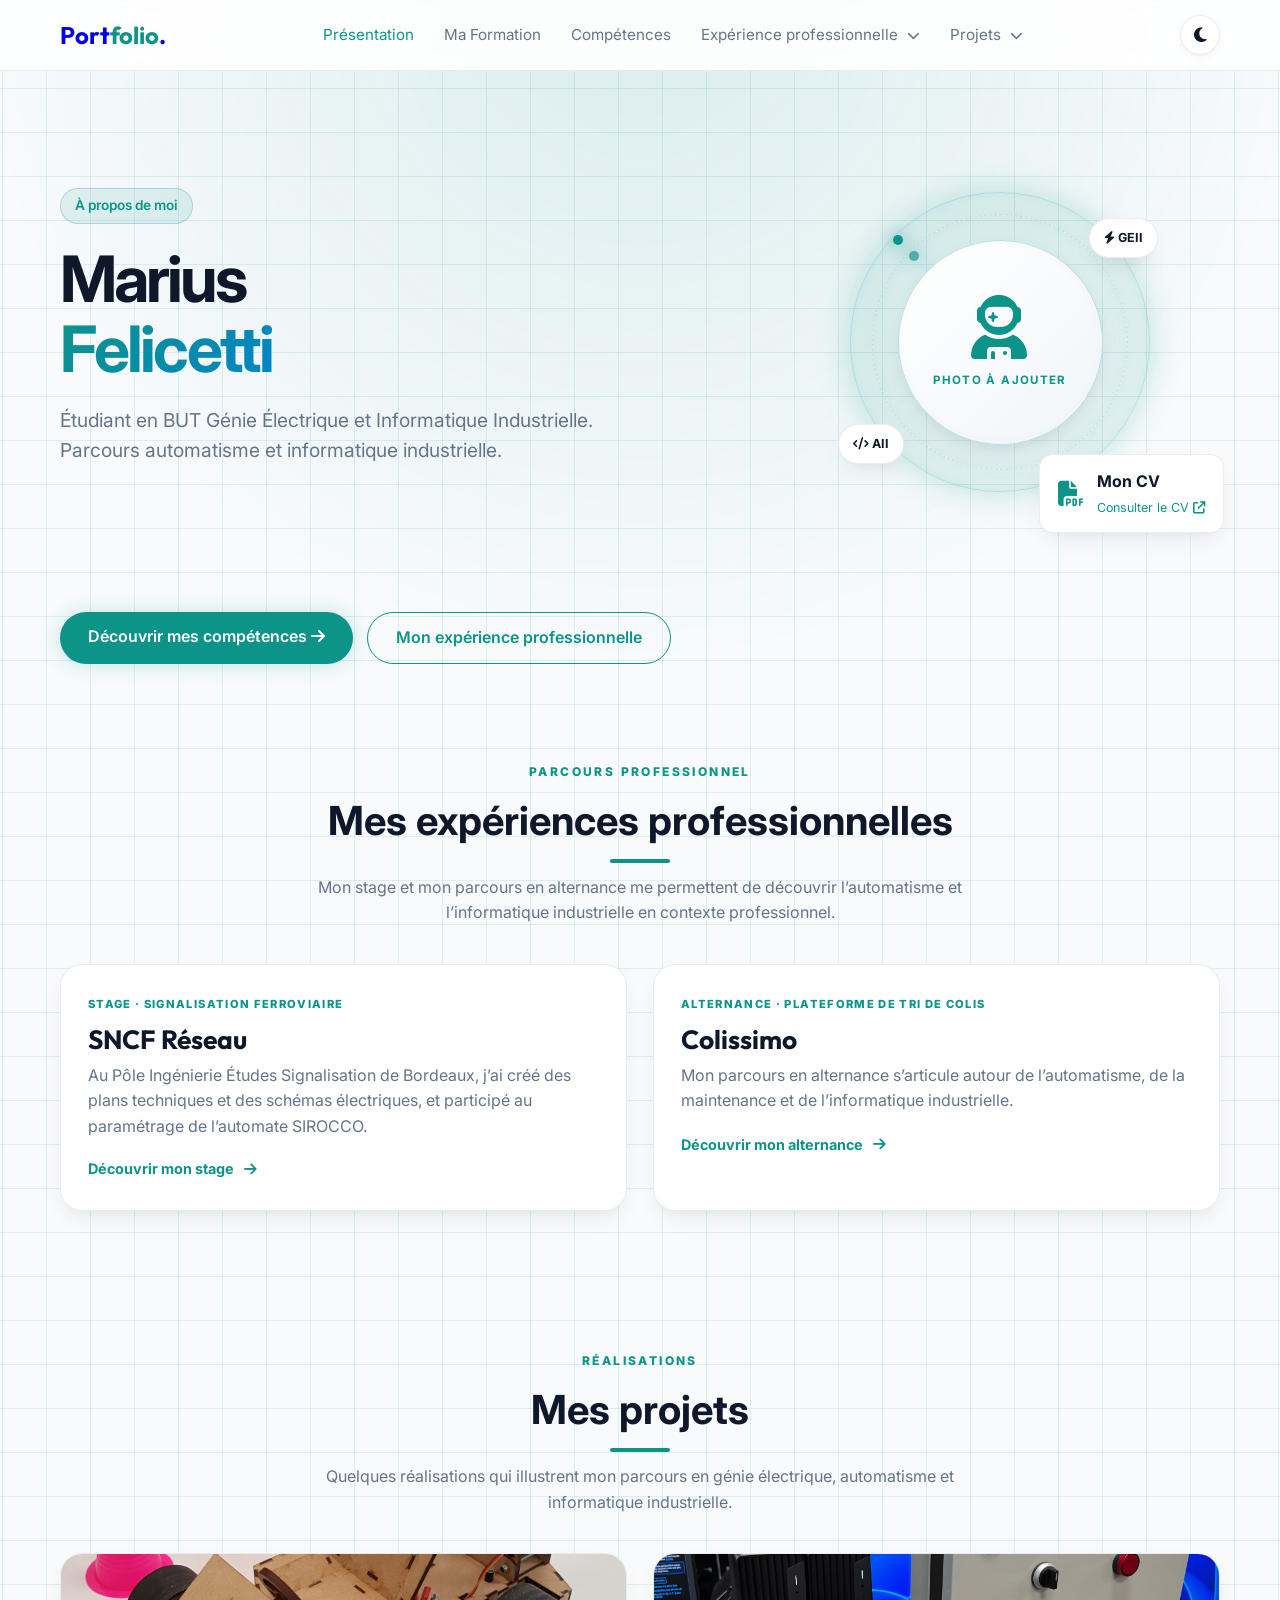
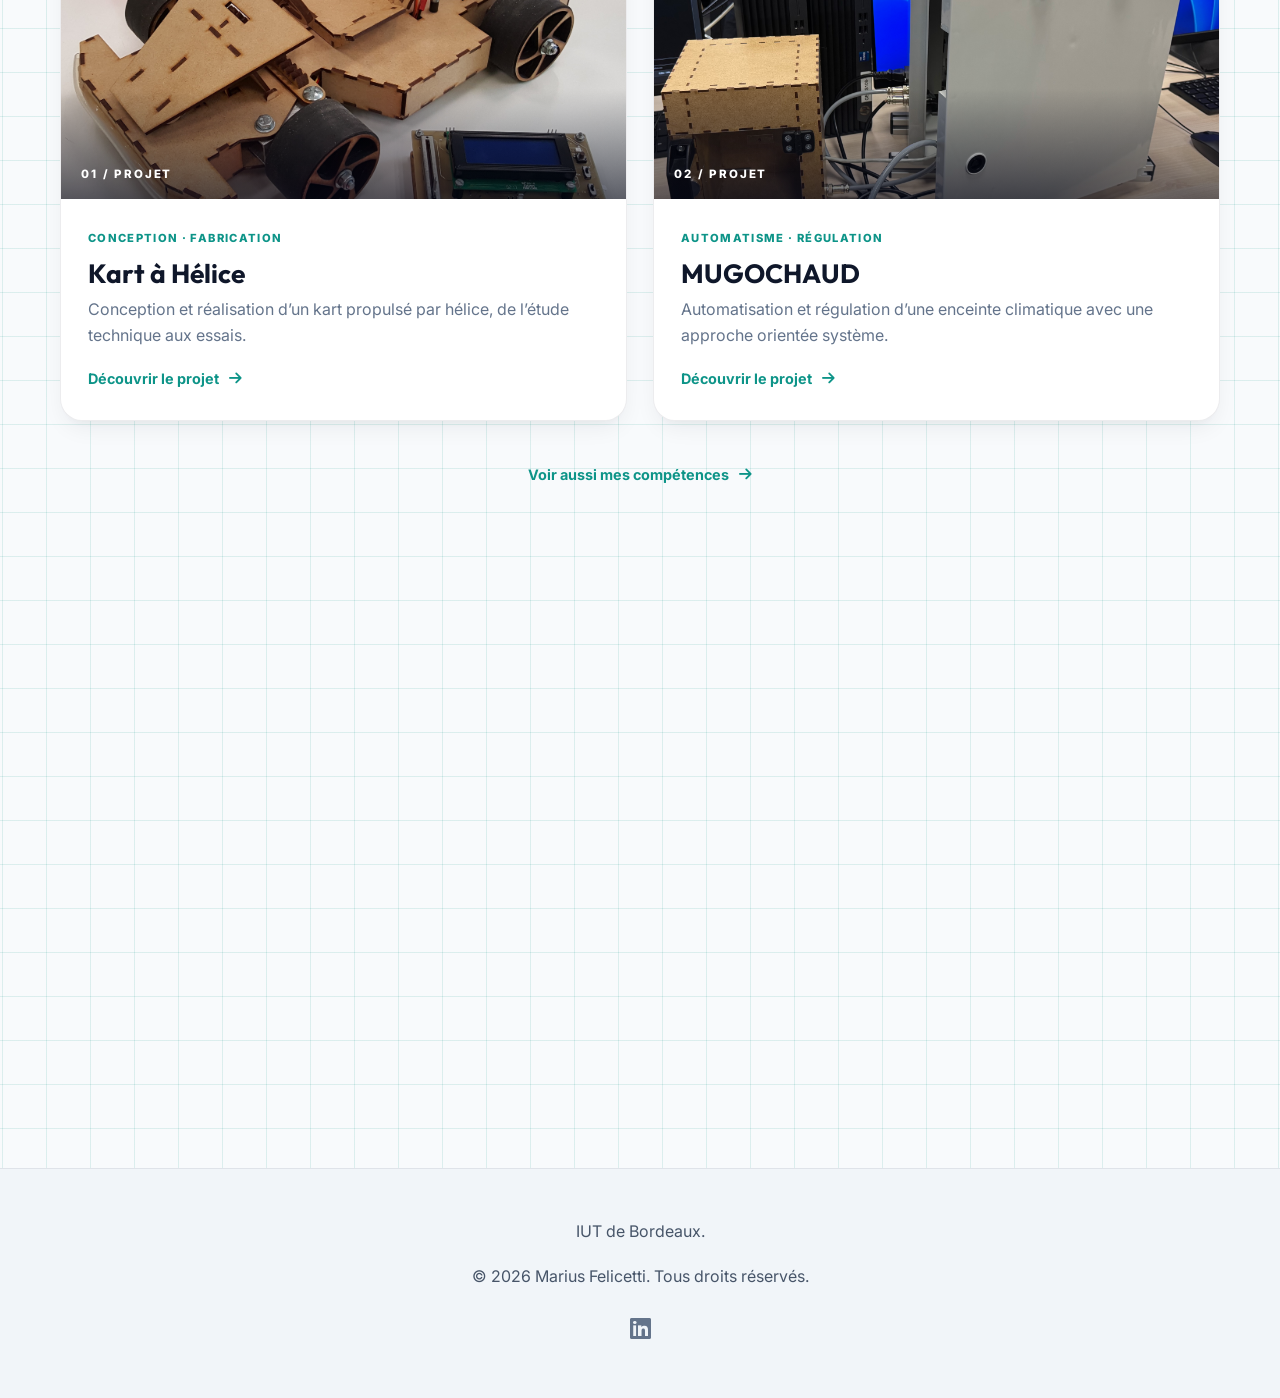
<file: index.html>
<!DOCTYPE html>
<html lang="fr">

<head>
    <meta charset="UTF-8">
    <meta name="viewport" content="width=device-width, initial-scale=1.0">
    <title>Portfolio | Marius Felicetti</title>
    <meta name="description" content="Présentation de mon portfolio.">

    <!-- Fonts -->
    <link rel="preconnect" href="https://fonts.googleapis.com">
    <link rel="preconnect" href="https://fonts.gstatic.com" crossorigin>
    <link
        href="https://fonts.googleapis.com/css2?family=Inter:wght@300;400;600;700&family=Outfit:wght@500;700&display=swap"
        rel="stylesheet">

    <!-- Icons -->
    <link rel="stylesheet" href="https://cdnjs.cloudflare.com/ajax/libs/font-awesome/6.4.0/css/all.min.css">

    <!-- Styles -->
    <link rel="stylesheet" href="style.css">
    <script>
        (function() {
            const savedTheme = localStorage.getItem('portfolio-theme') || 'light';
            document.documentElement.setAttribute('data-theme', savedTheme);
        })();
    </script>
</head>

<body>
    <div class="background-glow"></div>

    <header class="header">
        <nav class="navbar container">
            <a href="index.html" class="logo">Port<span class="accent">folio</span>.</a>
            <ul class="nav-links">
                <li><a href="#hero">Présentation</a></li>
                <li><a href="#presentation">Ma Formation</a></li>
                <li><a href="competences.html">Compétences</a></li>
                <li class="nav-item-dynamic">
                    <a href="#" id="exp-btn">Expérience professionnelle <i class="fa-solid fa-chevron-down arrow-icon"></i></a>
                    <div class="dynamic-menu">
                        <a href="stage.html">Stage</a>
                        <a href="alternance.html">Alternance</a>
                    </div>
                </li>
                <li class="nav-item-dynamic">
                    <a href="#" id="projets-btn">Projets <i class="fa-solid fa-chevron-down arrow-icon"></i></a>
                    <div class="dynamic-menu">
                        <a href="kartahelice.html">Kart à Hélice</a>
                        <a href="mugochaud.html">MUGOCHAUD</a>
                    </div>
                </li>
            </ul>
                        <div class="nav-right">
                <button id="theme-toggle" class="theme-toggle-btn" aria-label="Changer de thème" title="Passer en mode sombre">
                    <i class="fa-solid fa-moon"></i>
                </button>
                <div class="hamburger">
                    <span></span>
                    <span></span>
                    <span></span>
                </div>
            </div>
        </nav>
    </header>

    <main>
        <!-- Hero Section -->
        <section id="hero" class="hero">
            <div class="container hero-content">
                <div class="hero-text">
                    <span class="badge">À propos de moi</span>
                    <h1>Marius<br><span class="gradient-text">Felicetti</span></h1>
                    <p class="lead">Étudiant en BUT Génie Électrique et Informatique Industrielle. Parcours automatisme
                        et informatique industrielle.</p>
                </div>
                <div class="hero-visual">
                    <div class="profile-orbit" aria-label="Espace réservé pour une photo de présentation">
                        <div class="orbit-ring orbit-ring-one"></div>
                        <div class="orbit-ring orbit-ring-two"></div>
                        <div class="profile-placeholder">
                            <i class="fa-solid fa-user-astronaut"></i>
                            <span>Photo à ajouter</span>
                        </div>
                        <span class="orbit-chip chip-top"><i class="fa-solid fa-bolt"></i> GEII</span>
                        <span class="orbit-chip chip-bottom"><i class="fa-solid fa-code"></i> AII</span>
                    </div>
                    <div class="cv-floating-card">
                        <i class="fa-solid fa-file-pdf"></i>
                        <div>
                            <strong>Mon CV</strong>
                            <a href="CV.pdf" target="_blank" rel="noopener">Consulter le CV <i class="fa-solid fa-arrow-up-right-from-square"></i></a>
                        </div>
                    </div>
                </div>
            </div>
        </section>

        <section class="hero-actions-section">
            <div class="container hero-actions">
                <a href="competences.html" class="btn btn-primary">Découvrir mes compétences <i class="fa-solid fa-arrow-right"></i></a>
                <a href="stage.html" class="btn btn-secondary">Mon expérience professionnelle</a>
            </div>
        </section>

        <!-- Expériences professionnelles -->
        <section id="experiences" class="section experiences-section">
            <div class="container">
                <span class="section-kicker">Parcours professionnel</span>
                <h2 class="section-title">Mes expériences professionnelles</h2>
                <p class="section-intro">Mon stage et mon parcours en alternance me permettent de découvrir l’automatisme et l’informatique industrielle en contexte professionnel.</p>
                <div class="project-showcase">
                    <article class="project-card">
                        <div class="project-info">
                            <span class="project-type">Stage · Signalisation ferroviaire</span>
                            <h3>SNCF Réseau</h3>
                            <p>Au Pôle Ingénierie Études Signalisation de Bordeaux, j’ai créé des plans techniques et des schémas électriques, et participé au paramétrage de l’automate SIROCCO.</p>
                            <a class="project-link" href="stage.html">Découvrir mon stage <i class="fa-solid fa-arrow-right"></i></a>
                        </div>
                    </article>
                    <article class="project-card">
                        <div class="project-info">
                            <span class="project-type">Alternance · Plateforme de tri de colis</span>
                            <h3>Colissimo</h3>
                            <p>Mon parcours en alternance s’articule autour de l’automatisme, de la maintenance et de l’informatique industrielle.</p>
                            <a class="project-link" href="alternance.html">Découvrir mon alternance <i class="fa-solid fa-arrow-right"></i></a>
                        </div>
                    </article>
                </div>
            </div>
        </section>

        <!-- Projets -->
        <section id="projets" class="section projects-section">
            <div class="container">
                <span class="section-kicker">Réalisations</span>
                <h2 class="section-title">Mes projets</h2>
                <p class="section-intro">Quelques réalisations qui illustrent mon parcours en génie électrique, automatisme et informatique industrielle.</p>
                <div class="project-showcase">
                    <a class="project-card project-card-kart hidden" href="kartahelice.html">
                        <div class="project-media">
                            <img src="kart.jpg" alt="Projet de kart à hélice" loading="lazy">
                            <span class="project-number">01 / PROJET</span>
                        </div>
                        <div class="project-info">
                            <span class="project-type">Conception · Fabrication</span>
                            <h3>Kart à Hélice</h3>
                            <p>Conception et réalisation d’un kart propulsé par hélice, de l’étude technique aux essais.</p>
                            <span class="project-link">Découvrir le projet <i class="fa-solid fa-arrow-right"></i></span>
                        </div>
                    </a>
                    <a class="project-card project-card-mugo hidden" href="mugochaud.html">
                        <div class="project-media">
                            <img src="MOC.png" alt="Enceinte climatique MUGOCHAUD" loading="lazy">
                            <span class="project-number">02 / PROJET</span>
                        </div>
                        <div class="project-info">
                            <span class="project-type">Automatisme · Régulation</span>
                            <h3>MUGOCHAUD</h3>
                            <p>Automatisation et régulation d’une enceinte climatique avec une approche orientée système.</p>
                            <span class="project-link">Découvrir le projet <i class="fa-solid fa-arrow-right"></i></span>
                        </div>
                    </a>
                </div>
                <div class="projects-more">
                    <a href="competences.html" class="text-link">Voir aussi mes compétences <i class="fa-solid fa-arrow-right"></i></a>
                </div>
            </div>
        </section>

        <!-- Presentation -->
        <section id="presentation" class="section">
            <div class="container">
                <h2 class="section-title">Ma Formation</h2>
                <div class="content-card">
                    <p>Le BUT Génie Électrique et Informatique Industrielle (GEII) est une formation en 3 ans centrée
                        sur :</p>
                    <ul style="padding-left: 20px; margin-top: 10px; display: flex; flex-direction: column; gap: 10px;">
                        <li><strong>La polyvalence :</strong> préparation aux métiers de l'énergie, de l'électronique,
                            de l'automatisme et de l'informatique industrielle.</li>
                        <li><strong>La pratique :</strong> alliance de la théorie et de l'expérience à travers de
                            nombreux projets (comme le projet <a href="mugochaud.html" style="color: var(--accent); font-weight: bold;">MUGOCHAUD</a>).</li>
                        <li><strong>La professionnalisation :</strong> développement de compétences concrètes et
                            opérationnelles dès l'obtention du diplôme.</li>
                    </ul>
                    <div style="margin-top: 30px; text-align: center;">
                        <a href="competences.html" class="btn btn-primary">Découvrir mes compétences <i class="fa-solid fa-arrow-right" style="margin-left: 8px;"></i></a>
                    </div>
                </div>
            </div>
        </section>

    </main>

    <footer class="footer">
        <div class="container">
            <div class="footer-content">
                <div class="footer-logo">IUT <span class="accent"> de Bordeaux</span>.</div>
                <p>&copy; 2026 Marius Felicetti. Tous droits réservés.</p>
                <div class="social-links">
                    <a href="https://www.linkedin.com/in/marius-felicetti" target="_blank"><i
                            class="fa-brands fa-linkedin"></i></a>
                </div>
            </div>
        </div>
    </footer>

    <script src="script.js"></script>
</body>

</html>
</file>
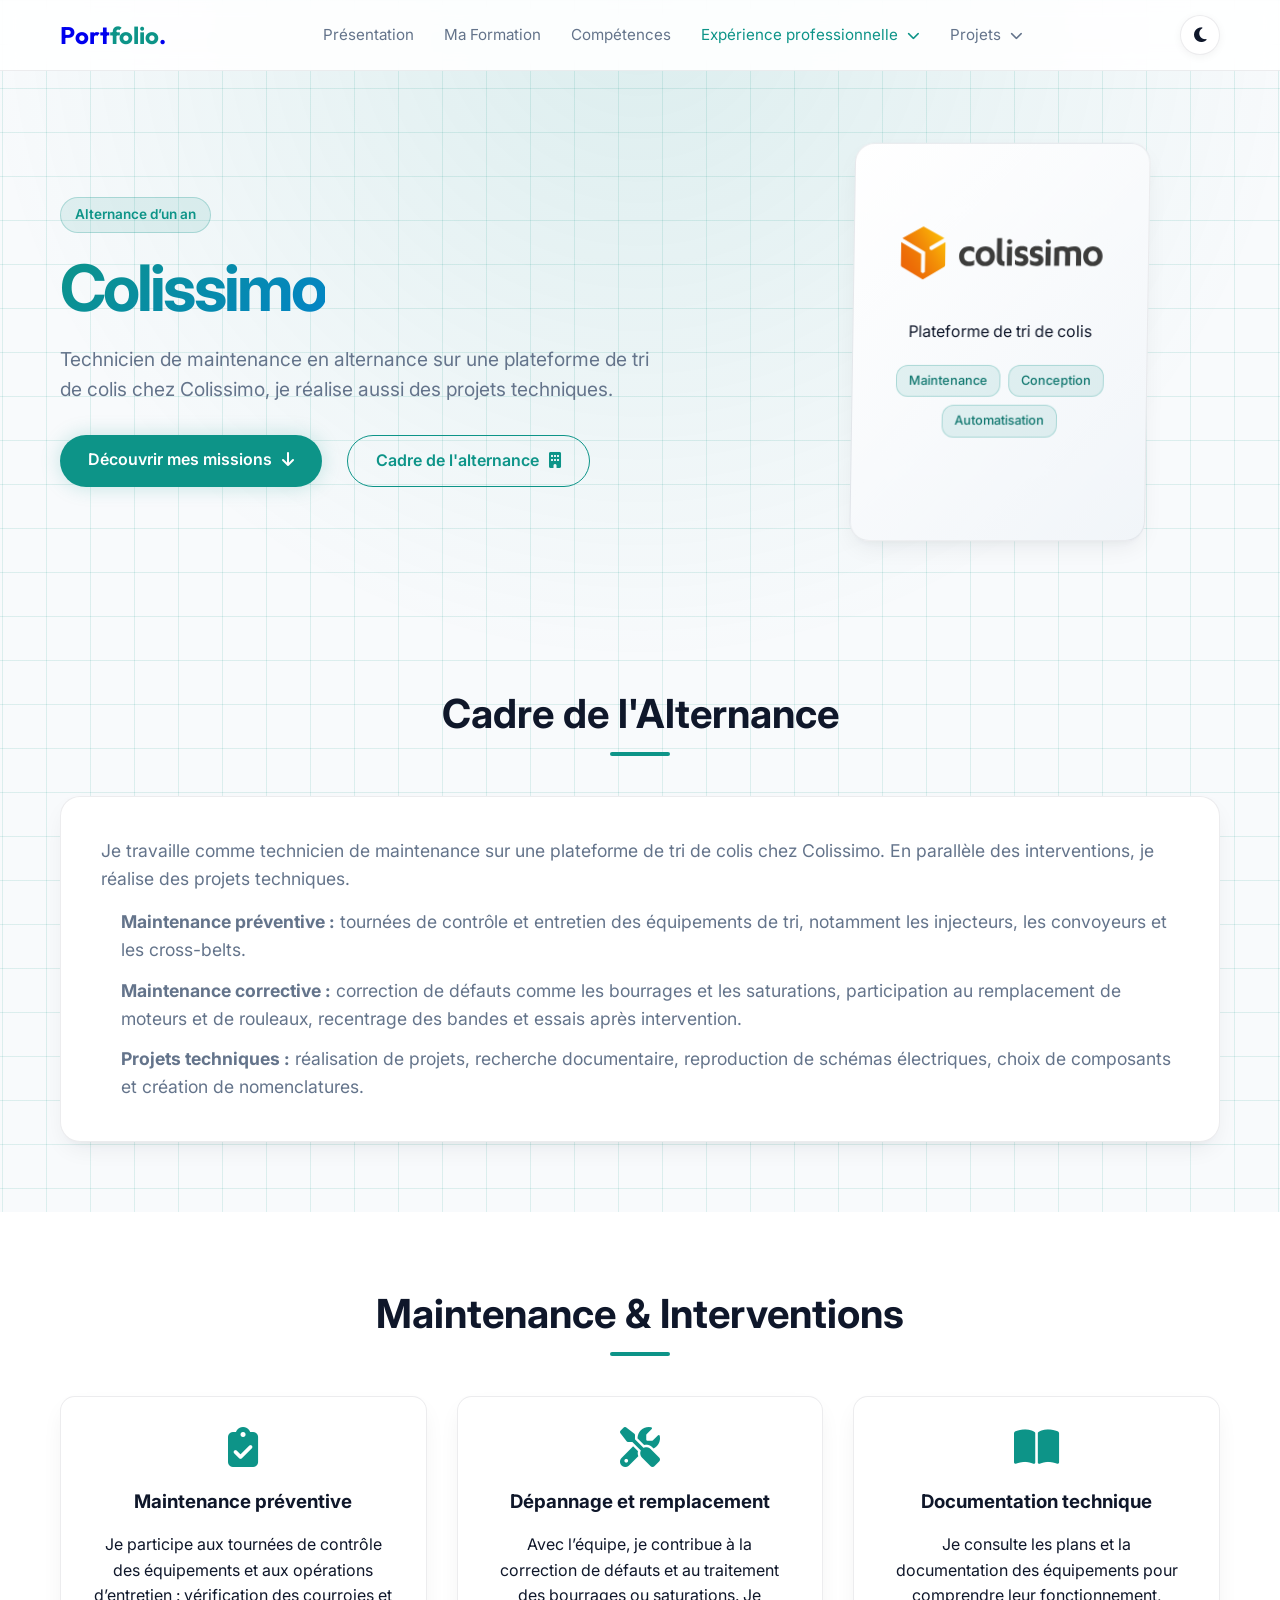
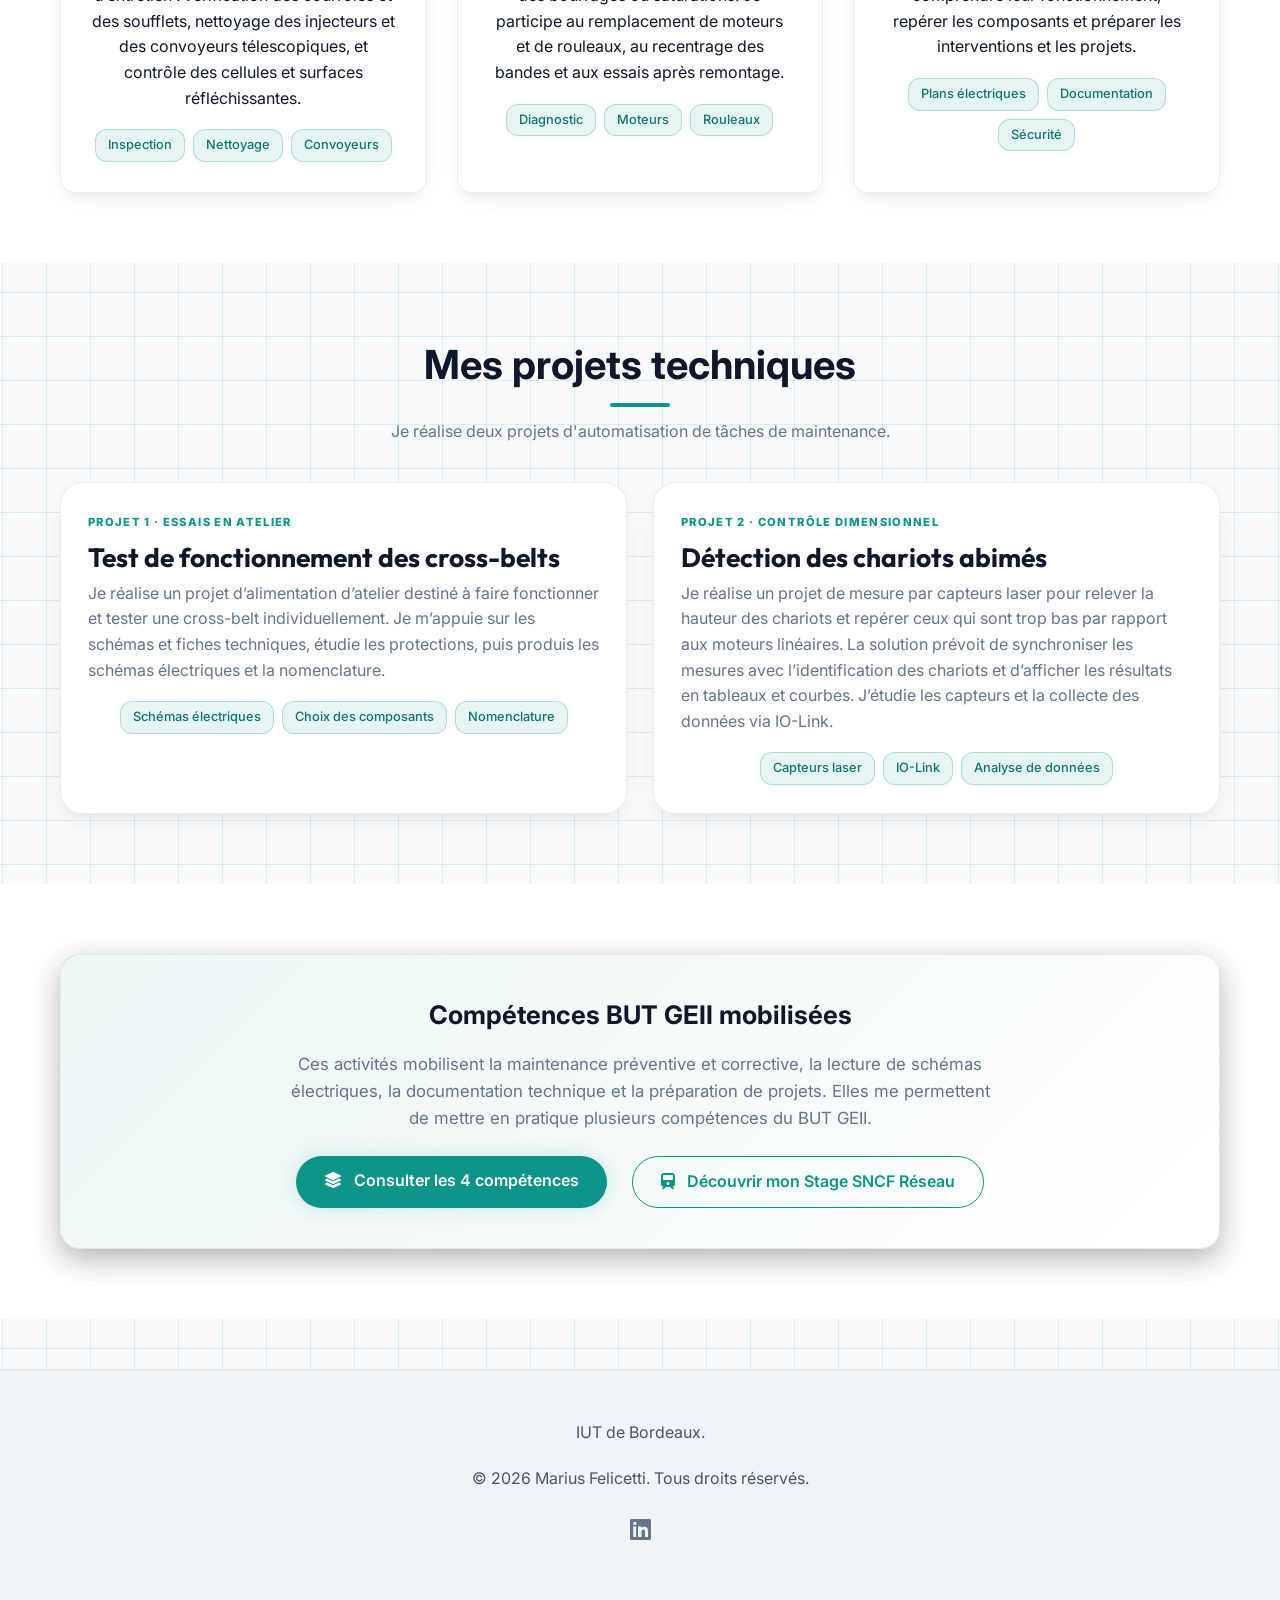
<file: alternance.html>
<!DOCTYPE html>
<html lang="fr">

<head>
    <meta charset="UTF-8">
    <meta name="viewport" content="width=device-width, initial-scale=1.0">
    <title>Alternance | Marius Felicetti</title>
    <meta name="description" content="Présentation de l'alternance de Marius Felicetti en automatisme, maintenance et informatique industrielle (BUT GEII).">

    <!-- Fonts -->
    <link rel="preconnect" href="https://fonts.googleapis.com">
    <link rel="preconnect" href="https://fonts.gstatic.com" crossorigin>
    <link
        href="https://fonts.googleapis.com/css2?family=Inter:wght@300;400;600;700&family=Outfit:wght@500;700&display=swap"
        rel="stylesheet">

    <!-- Icons -->
    <link rel="stylesheet" href="https://cdnjs.cloudflare.com/ajax/libs/font-awesome/6.4.0/css/all.min.css">

    <!-- Styles -->
    <link rel="stylesheet" href="style.css">
    <script>
        (function() {
            const savedTheme = localStorage.getItem('portfolio-theme') || 'light';
            document.documentElement.setAttribute('data-theme', savedTheme);
        })();
    </script>
</head>

<body>
    <div class="background-glow"></div>

    <header class="header">
        <nav class="navbar container">
            <a href="index.html" class="logo">Port<span class="accent">folio</span>.</a>
            <ul class="nav-links">
                <li><a href="index.html#hero">Présentation</a></li>
                <li><a href="index.html#presentation">Ma Formation</a></li>
                <li><a href="competences.html">Compétences</a></li>
                <li class="nav-item-dynamic">
                    <a href="#" id="exp-btn" class="active">Expérience professionnelle <i class="fa-solid fa-chevron-down arrow-icon"></i></a>
                    <div class="dynamic-menu">
                        <a href="stage.html">Stage</a>
                        <a href="alternance.html" class="active" style="font-weight: bold;">Alternance</a>
                    </div>
                </li>
                <li class="nav-item-dynamic">
                    <a href="#" id="projets-btn">Projets <i class="fa-solid fa-chevron-down arrow-icon"></i></a>
                    <div class="dynamic-menu">
                        <a href="kartahelice.html">Kart à Hélice</a>
                        <a href="mugochaud.html">MUGOCHAUD</a>
                    </div>
                </li>
            </ul>
                        <div class="nav-right">
                <button id="theme-toggle" class="theme-toggle-btn" aria-label="Changer de thème" title="Passer en mode sombre">
                    <i class="fa-solid fa-moon"></i>
                </button>
                <div class="hamburger">
                    <span></span>
                    <span></span>
                    <span></span>
                </div>
            </div>
        </nav>
    </header>

    <main>
        <!-- Hero Section -->
        <section class="hero">
            <div class="container hero-content">
                <div class="hero-text">
                    <span class="badge">Alternance d’un an</span>
                    <h1><span class="gradient-text">Colissimo</span></h1>
                    <p class="lead">Technicien de maintenance en alternance sur une plateforme de tri de colis chez Colissimo, je réalise aussi des projets techniques.</p>
                    <div style="display: flex; gap: 15px; flex-wrap: wrap;">
                        <a href="#missions" class="btn btn-primary">Découvrir mes missions <i class="fa-solid fa-arrow-down" style="margin-left: 6px;"></i></a>
                        <a href="#cadre" class="btn btn-secondary">Cadre de l'alternance <i class="fa-solid fa-building" style="margin-left: 6px;"></i></a>
                    </div>
                </div>
                <div class="hero-visual">
                    <div class="card-3d colissimo-card">
                        <img class="icon-3d colissimo-logo" src="assets/colissimo-logo.svg" alt="Logo Colissimo" style="width: 205px; height: auto; max-width: 100%; margin-bottom: 20px; filter: none;">
                        <div class="card-content">
                            
                            <p class="colissimo-description">Plateforme de tri de colis</p>
                            <div class="skill-tags" style="margin-top: 20px;">
                                <span class="skill-tag">Maintenance</span>
                                <span class="skill-tag">Conception</span>
                                <span class="skill-tag">Automatisation</span>
                            </div>
                        </div>
                    </div>
                </div>
            </div>
        </section>

        <!-- Cadre de l'alternance -->
        <section id="cadre" class="section">
            <div class="container">
                <h2 class="section-title">Cadre de l'Alternance</h2>
                <div class="content-card">
                    <p style="margin-bottom: 15px;">Je travaille comme technicien de maintenance sur une plateforme de tri de colis chez Colissimo. En parallèle des interventions, je réalise des projets techniques.</p>
                    <ul style="padding-left: 20px; display: flex; flex-direction: column; gap: 12px; margin-bottom: 0;">
                        <li><strong>Maintenance préventive :</strong> tournées de contrôle et entretien des équipements de tri, notamment les injecteurs, les convoyeurs et les cross-belts.</li>
                        <li><strong>Maintenance corrective :</strong> correction de défauts comme les bourrages et les saturations, participation au remplacement de moteurs et de rouleaux, recentrage des bandes et essais après intervention.</li>
                        <li><strong>Projets techniques :</strong> réalisation de projets, recherche documentaire, reproduction de schémas électriques, choix de composants et création de nomenclatures.</li>
                    </ul>
                </div>
            </div>
        </section>

<!-- Missions & Responsabilités -->
        <section id="missions" class="section alt-bg">
            <div class="container">
                <h2 class="section-title">Maintenance & Interventions</h2>
                <div class="grid-3">
                    <div class="feature-card">
                        <i class="fa-solid fa-clipboard-check"></i>
                        <h3>Maintenance préventive</h3>
                        <p>Je participe aux tournées de contrôle des équipements et aux opérations d’entretien : vérification des courroies et des soufflets, nettoyage des injecteurs et des convoyeurs télescopiques, et contrôle des cellules et surfaces réfléchissantes.</p>
                        <div class="skill-tags">
                            <span class="skill-tag">Inspection</span>
                            <span class="skill-tag">Nettoyage</span>
                            <span class="skill-tag">Convoyeurs</span>
                        </div>
                    </div>
                    <div class="feature-card">
                        <i class="fa-solid fa-screwdriver-wrench"></i>
                        <h3>Dépannage et remplacement</h3>
                        <p>Avec l’équipe, je contribue à la correction de défauts et au traitement des bourrages ou saturations. Je participe au remplacement de moteurs et de rouleaux, au recentrage des bandes et aux essais après remontage.</p>
                        <div class="skill-tags">
                            <span class="skill-tag">Diagnostic</span>
                            <span class="skill-tag">Moteurs</span>
                            <span class="skill-tag">Rouleaux</span>
                        </div>
                    </div>
                    <div class="feature-card">
                        <i class="fa-solid fa-book-open"></i>
                        <h3>Documentation technique</h3>
                        <p>Je consulte les plans et la documentation des équipements pour comprendre leur fonctionnement, repérer les composants et préparer les interventions et les projets.</p>
                        <div class="skill-tags">
                            <span class="skill-tag">Plans électriques</span>
                            <span class="skill-tag">Documentation</span>
                            <span class="skill-tag">Sécurité</span>
                        </div>
                    </div>
                </div>
            </div>
        </section>

<!-- Projets & Réalisations -->
        <section id="realisations" class="section">
            <div class="container">
                <h2 class="section-title">Mes projets techniques</h2>
                <p class="section-intro">Je réalise deux projets d'automatisation de tâches de maintenance.</p>
                <div class="project-showcase">
                    <article class="project-card">
                        <div class="project-info">
                            <span class="project-type">Projet 1 · Essais en atelier</span>
                            <h3>Test de fonctionnement des cross-belts</h3>
                            <p>Je réalise un projet d’alimentation d’atelier destiné à faire fonctionner et tester une cross-belt individuellement. Je m’appuie sur les schémas et fiches techniques, étudie les protections, puis produis les schémas électriques et la nomenclature.</p>
                            <div class="skill-tags">
                                <span class="skill-tag">Schémas électriques</span>
                                <span class="skill-tag">Choix des composants</span>
                                <span class="skill-tag">Nomenclature</span>
                            </div>
                        </div>
                    </article>
                    <article class="project-card">
                        <div class="project-info">
                            <span class="project-type">Projet 2 · Contrôle dimensionnel</span>
                            <h3>Détection des chariots abimés</h3>
                            <p>Je réalise un projet de mesure par capteurs laser pour relever la hauteur des chariots et repérer ceux qui sont trop bas par rapport aux moteurs linéaires. La solution prévoit de synchroniser les mesures avec l’identification des chariots et d’afficher les résultats en tableaux et courbes. J’étudie les capteurs et la collecte des données via IO-Link.</p>
                            <div class="skill-tags">
                                <span class="skill-tag">Capteurs laser</span>
                                <span class="skill-tag">IO-Link</span>
                                <span class="skill-tag">Analyse de données</span>
                            </div>
                        </div>
                    </article>
                </div>
            </div>
        </section>

<!-- Lien avec les compétences BUT GEII -->
        <section class="section alt-bg">
            <div class="container">
                <div class="cta-banner">
                    <h3>Compétences BUT GEII mobilisées</h3>
                    <p>Ces activités mobilisent la maintenance préventive et corrective, la lecture de schémas électriques, la documentation technique et la préparation de projets. Elles me permettent de mettre en pratique plusieurs compétences du BUT GEII.</p>
                    <div class="cta-actions">
                        <a href="competences.html" class="btn btn-primary"><i class="fa-solid fa-layer-group" style="margin-right: 8px;"></i> Consulter les 4 compétences</a>
                        <a href="stage.html" class="btn btn-secondary"><i class="fa-solid fa-train" style="margin-right: 8px;"></i> Découvrir mon Stage SNCF Réseau</a>
                    </div>
                </div>
            </div>
        </section>
    </main>

    <footer class="footer">
        <div class="container">
            <div class="footer-content">
                <div class="footer-logo">IUT <span class="accent"> de Bordeaux</span>.</div>
                <p>&copy; 2026 Marius Felicetti. Tous droits réservés.</p>
                <div class="social-links">
                    <a href="https://www.linkedin.com/in/marius-felicetti" target="_blank"><i
                            class="fa-brands fa-linkedin"></i></a>
                </div>
            </div>
        </div>
    </footer>

    <script src="script.js"></script>
</body>

</html>
</file>
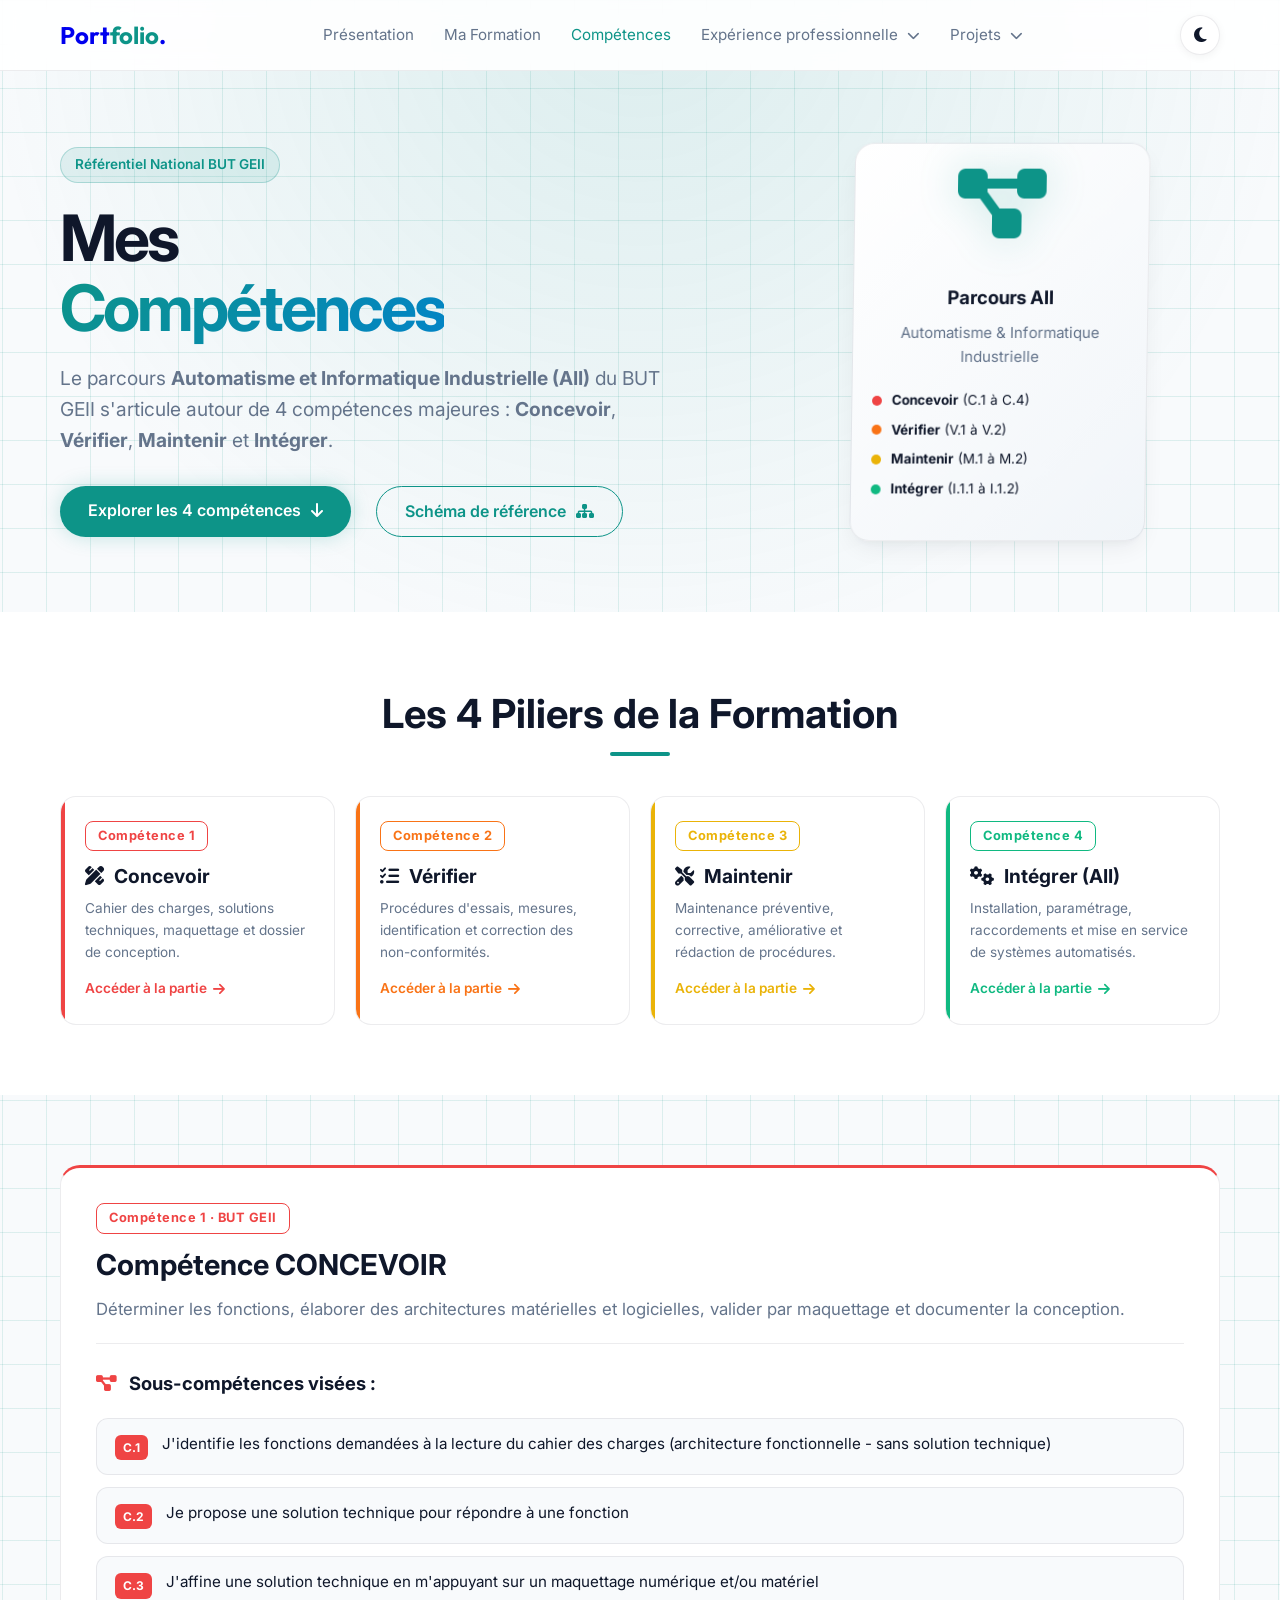
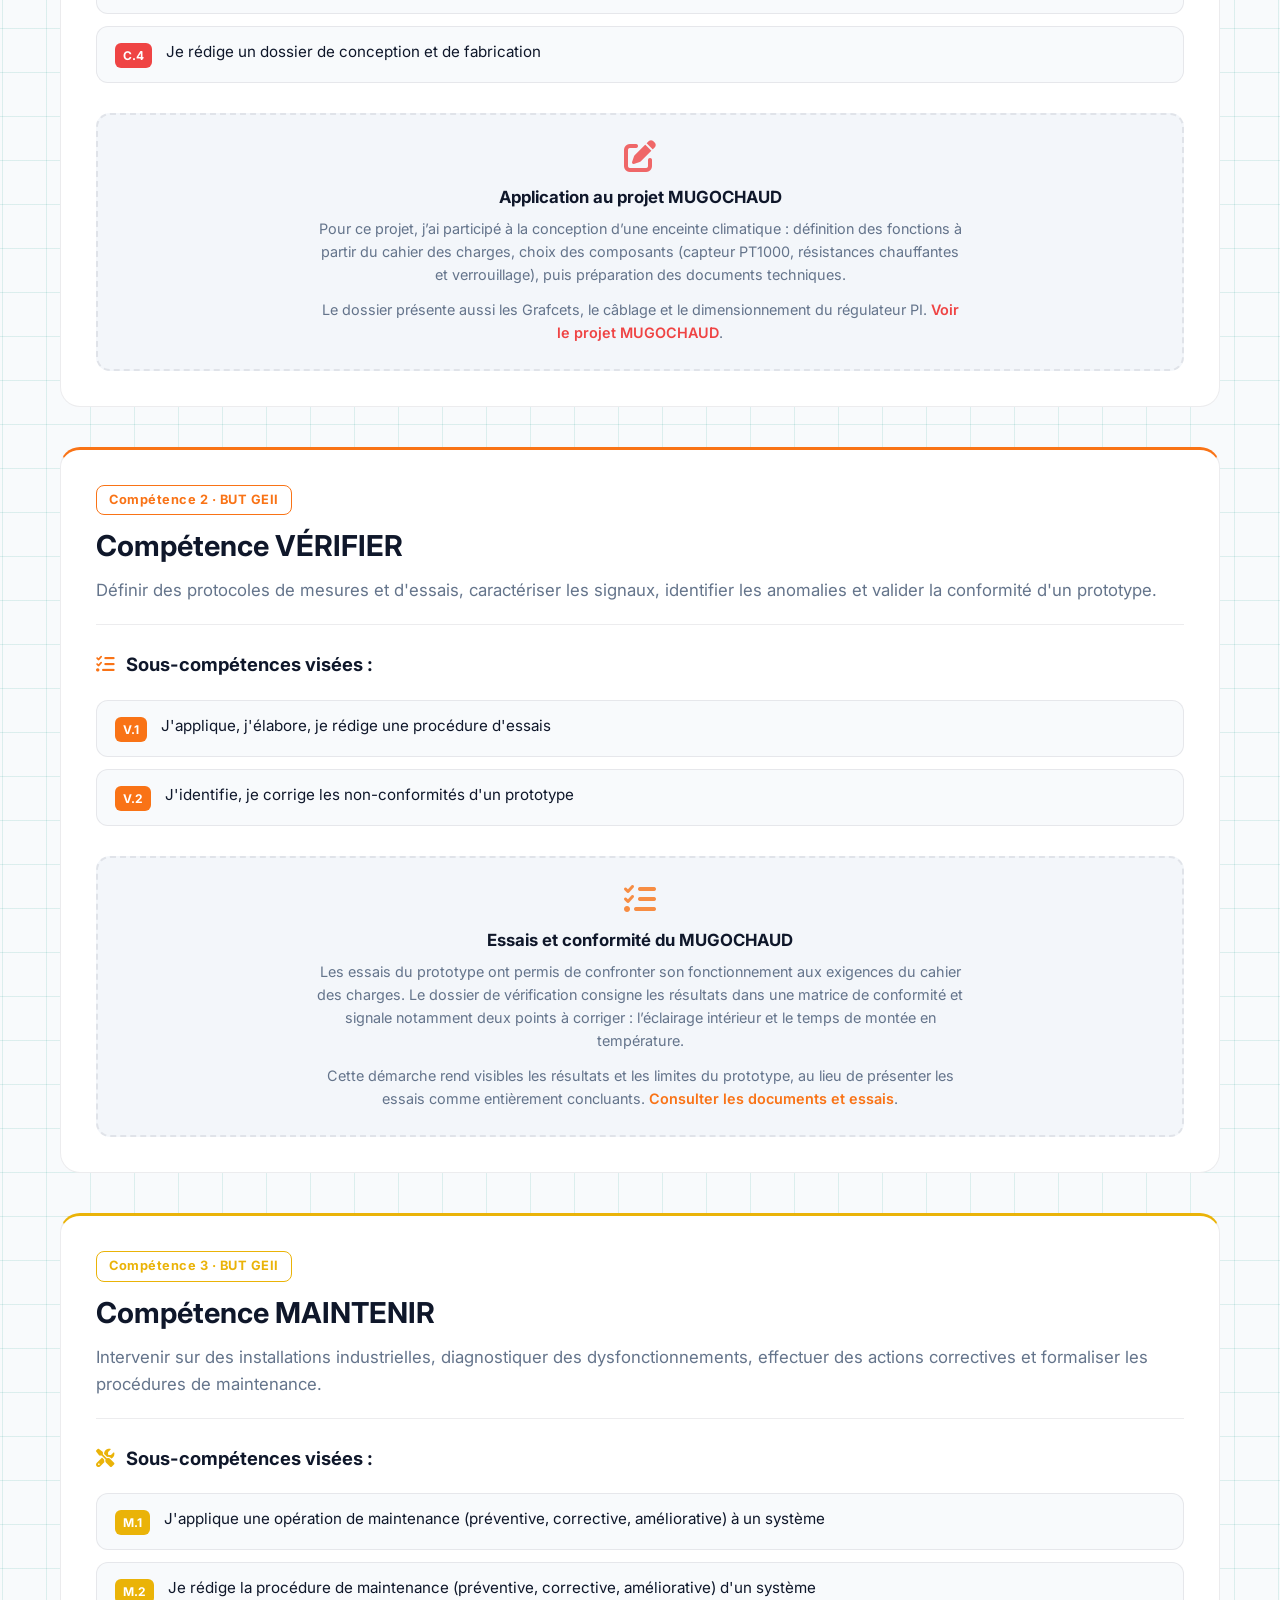
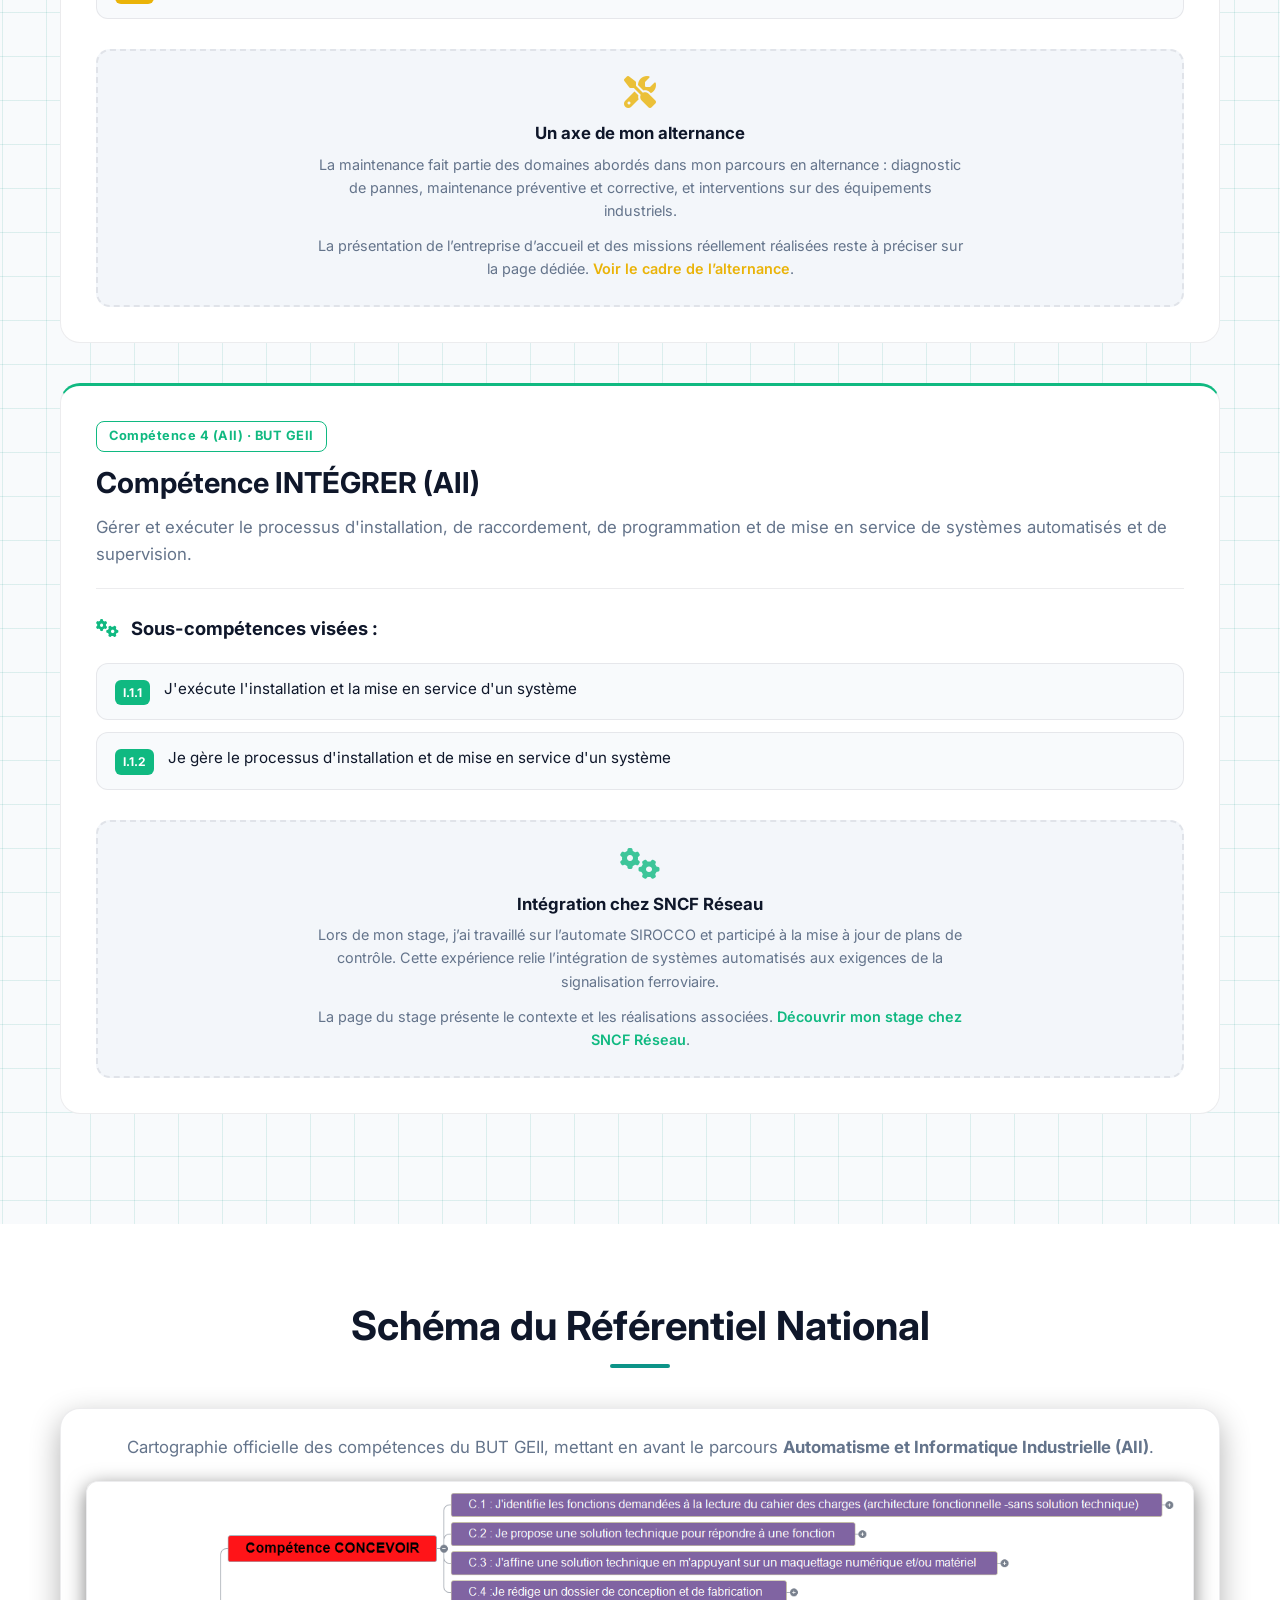
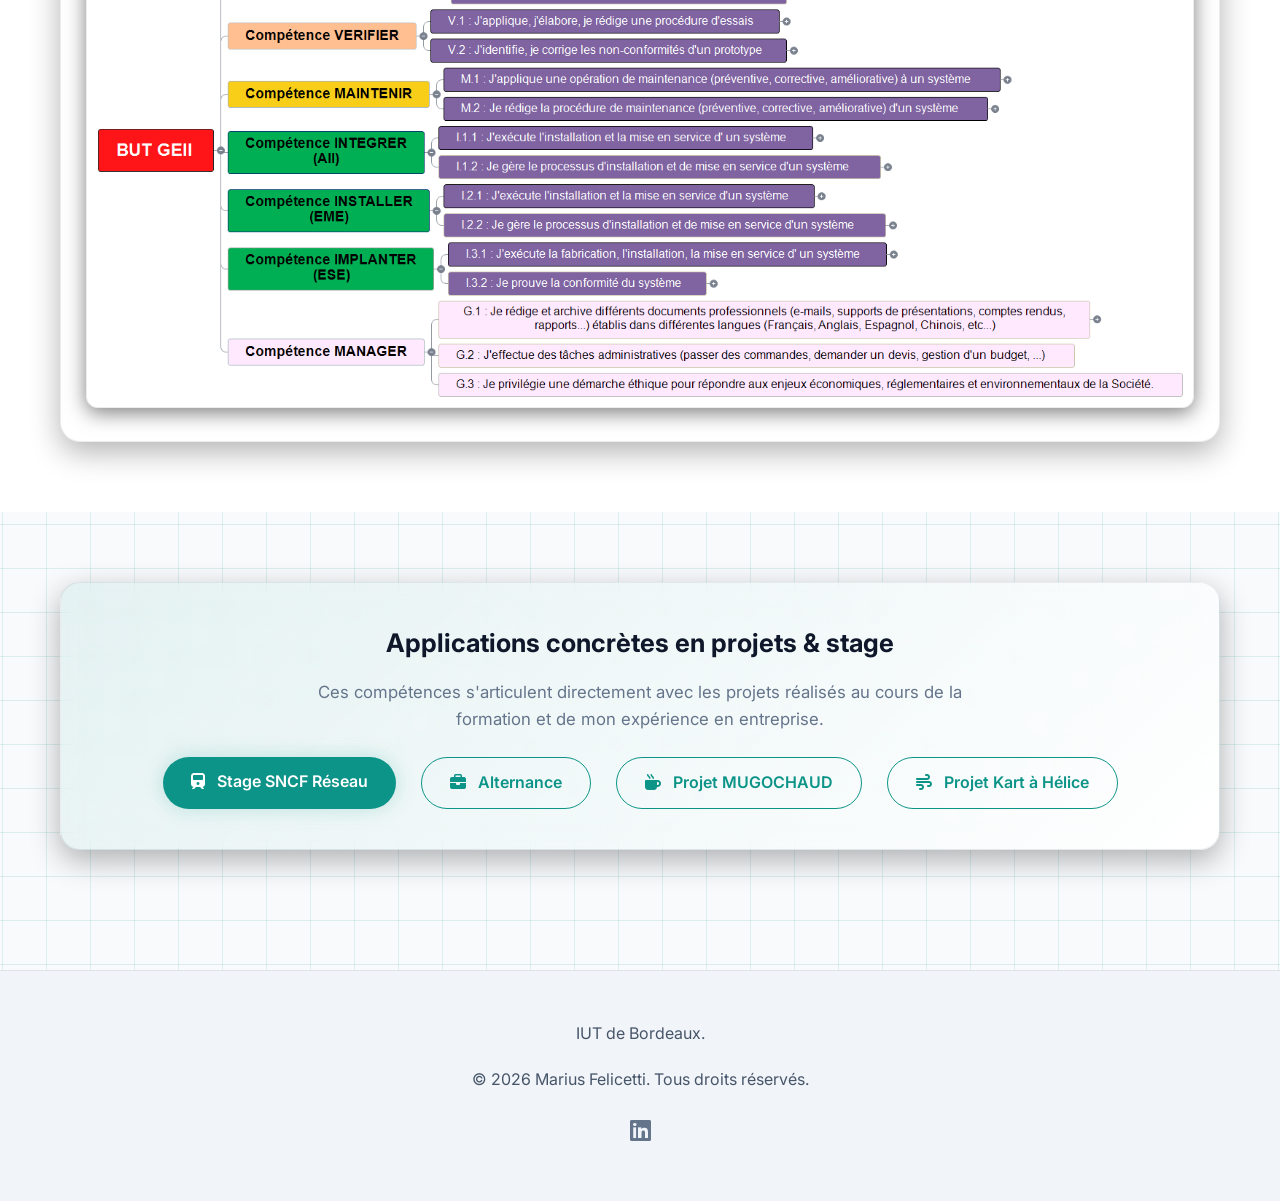
<file: competences.html>
<!DOCTYPE html>
<html lang="fr">

<head>
    <meta charset="UTF-8">
    <meta name="viewport" content="width=device-width, initial-scale=1.0">
    <title>Compétences BUT GEII | Marius Felicetti</title>
    <meta name="description" content="Compétences nationales du BUT GEII (Parcours Automatisme et Informatique Industrielle) : Concevoir, Vérifier, Maintenir et Intégrer.">

    <!-- Fonts -->
    <link rel="preconnect" href="https://fonts.googleapis.com">
    <link rel="preconnect" href="https://fonts.gstatic.com" crossorigin>
    <link
        href="https://fonts.googleapis.com/css2?family=Inter:wght@300;400;600;700&family=Outfit:wght@500;700&display=swap"
        rel="stylesheet">

    <!-- Icons -->
    <link rel="stylesheet" href="https://cdnjs.cloudflare.com/ajax/libs/font-awesome/6.4.0/css/all.min.css">

    <!-- Styles -->
    <link rel="stylesheet" href="style.css">
    <script>
        (function() {
            const savedTheme = localStorage.getItem('portfolio-theme') || 'light';
            document.documentElement.setAttribute('data-theme', savedTheme);
        })();
    </script>
</head>

<body>
    <div class="background-glow"></div>

    <header class="header">
        <nav class="navbar container">
            <a href="index.html" class="logo">Port<span class="accent">folio</span>.</a>
            <ul class="nav-links">
                <li><a href="index.html#hero">Présentation</a></li>
                <li><a href="index.html#presentation">Ma Formation</a></li>
                <li><a href="competences.html" class="active">Compétences</a></li>
                <li class="nav-item-dynamic">
                    <a href="#" id="exp-btn">Expérience professionnelle <i class="fa-solid fa-chevron-down arrow-icon"></i></a>
                    <div class="dynamic-menu">
                        <a href="stage.html">Stage</a>
                        <a href="alternance.html">Alternance</a>
                    </div>
                </li>
                <li class="nav-item-dynamic">
                    <a href="#" id="projets-btn">Projets <i class="fa-solid fa-chevron-down arrow-icon"></i></a>
                    <div class="dynamic-menu">
                        <a href="kartahelice.html">Kart à Hélice</a>
                        <a href="mugochaud.html">MUGOCHAUD</a>
                    </div>
                </li>
            </ul>
                        <div class="nav-right">
                <button id="theme-toggle" class="theme-toggle-btn" aria-label="Changer de thème" title="Passer en mode sombre">
                    <i class="fa-solid fa-moon"></i>
                </button>
                <div class="hamburger">
                    <span></span>
                    <span></span>
                    <span></span>
                </div>
            </div>
        </nav>
    </header>

    <main>
        <!-- Hero Section -->
        <section class="hero">
            <div class="container hero-content">
                <div class="hero-text">
                    <span class="badge">Référentiel National BUT GEII</span>
                    <h1>Mes <br><span class="gradient-text">Compétences</span></h1>
                    <p class="lead">Le parcours <strong>Automatisme et Informatique Industrielle (AII)</strong> du BUT GEII s'articule autour de 4 compétences majeures : <strong>Concevoir</strong>, <strong>Vérifier</strong>, <strong>Maintenir</strong> et <strong>Intégrer</strong>.</p>
                    <div style="display: flex; gap: 15px; flex-wrap: wrap;">
                        <a href="#competences-liste" class="btn btn-primary">Explorer les 4 compétences <i class="fa-solid fa-arrow-down" style="margin-left: 6px;"></i></a>
                        <a href="#referentiel" class="btn btn-secondary">Schéma de référence <i class="fa-solid fa-sitemap" style="margin-left: 6px;"></i></a>
                    </div>
                </div>
                <div class="hero-visual">
                    <div class="card-3d">
                        <i class="fa-solid fa-diagram-project icon-3d"></i>
                        <div class="card-content">
                            <h3>Parcours AII</h3>
                            <p style="color: var(--text-muted); font-size: 0.95rem; margin-top: 8px;">Automatisme & Informatique Industrielle</p>
                            <div style="display: flex; flex-direction: column; gap: 8px; margin-top: 20px; text-align: left; width: 100%;">
                                <div style="display: flex; align-items: center; gap: 10px; font-size: 0.85rem;">
                                    <span style="display: inline-block; width: 10px; height: 10px; border-radius: 50%; background: #ef4444;"></span>
                                    <span><strong>Concevoir</strong> (C.1 à C.4)</span>
                                </div>
                                <div style="display: flex; align-items: center; gap: 10px; font-size: 0.85rem;">
                                    <span style="display: inline-block; width: 10px; height: 10px; border-radius: 50%; background: #f97316;"></span>
                                    <span><strong>Vérifier</strong> (V.1 à V.2)</span>
                                </div>
                                <div style="display: flex; align-items: center; gap: 10px; font-size: 0.85rem;">
                                    <span style="display: inline-block; width: 10px; height: 10px; border-radius: 50%; background: #eab308;"></span>
                                    <span><strong>Maintenir</strong> (M.1 à M.2)</span>
                                </div>
                                <div style="display: flex; align-items: center; gap: 10px; font-size: 0.85rem;">
                                    <span style="display: inline-block; width: 10px; height: 10px; border-radius: 50%; background: #10b981;"></span>
                                    <span><strong>Intégrer</strong> (I.1.1 à I.1.2)</span>
                                </div>
                            </div>
                        </div>
                    </div>
                </div>
            </div>
        </section>

        <!-- Sommaire rapide des 4 compétences -->
        <section id="competences-liste" class="section alt-bg">
            <div class="container">
                <h2 class="section-title">Les 4 Piliers de la Formation</h2>
                <div class="grid-4">
                    <!-- Nav Concevoir -->
                    <a href="#concevoir" class="comp-nav-card comp-concevoir">
                        <div>
                            <span class="comp-tag-code">Compétence 1</span>
                            <h4><i class="fa-solid fa-pen-ruler"></i> Concevoir</h4>
                            <p class="comp-subtext">Cahier des charges, solutions techniques, maquettage et dossier de conception.</p>
                        </div>
                        <div class="arrow-link">Accéder à la partie <i class="fa-solid fa-arrow-right"></i></div>
                    </a>

                    <!-- Nav Vérifier -->
                    <a href="#verifier" class="comp-nav-card comp-verifier">
                        <div>
                            <span class="comp-tag-code">Compétence 2</span>
                            <h4><i class="fa-solid fa-list-check"></i> Vérifier</h4>
                            <p class="comp-subtext">Procédures d'essais, mesures, identification et correction des non-conformités.</p>
                        </div>
                        <div class="arrow-link">Accéder à la partie <i class="fa-solid fa-arrow-right"></i></div>
                    </a>

                    <!-- Nav Maintenir -->
                    <a href="#maintenir" class="comp-nav-card comp-maintenir">
                        <div>
                            <span class="comp-tag-code">Compétence 3</span>
                            <h4><i class="fa-solid fa-screwdriver-wrench"></i> Maintenir</h4>
                            <p class="comp-subtext">Maintenance préventive, corrective, améliorative et rédaction de procédures.</p>
                        </div>
                        <div class="arrow-link">Accéder à la partie <i class="fa-solid fa-arrow-right"></i></div>
                    </a>

                    <!-- Nav Intégrer -->
                    <a href="#integrer" class="comp-nav-card comp-integrer">
                        <div>
                            <span class="comp-tag-code">Compétence 4</span>
                            <h4><i class="fa-solid fa-gears"></i> Intégrer (AII)</h4>
                            <p class="comp-subtext">Installation, paramétrage, raccordements et mise en service de systèmes automatisés.</p>
                        </div>
                        <div class="arrow-link">Accéder à la partie <i class="fa-solid fa-arrow-right"></i></div>
                    </a>
                </div>
            </div>
        </section>

        <!-- Détail des compétences -->
        <section class="section">
            <div class="container">

                <!-- 1. CONCEVOIR -->
                <div id="concevoir" class="competence-detail-card comp-concevoir">
                    <div class="comp-header">
                        <div class="comp-title-group">
                            <span class="comp-tag-code">Compétence 1 · BUT GEII</span>
                            <h3>Compétence CONCEVOIR</h3>
                            <p style="color: var(--text-muted); font-size: 1.05rem;">Déterminer les fonctions, élaborer des architectures matérielles et logicielles, valider par maquettage et documenter la conception.</p>
                        </div>
                    </div>

                    <h4 style="margin-bottom: 15px; font-size: 1.15rem; color: var(--text-main);"><i class="fa-solid fa-diagram-project" style="color: #ef4444; margin-right: 8px;"></i> Sous-compétences visées :</h4>
                    <div class="sub-competences-list">
                        <div class="sub-comp-item">
                            <span class="sub-comp-badge">C.1</span>
                            <div class="sub-comp-text">J'identifie les fonctions demandées à la lecture du cahier des charges (architecture fonctionnelle - sans solution technique)</div>
                        </div>
                        <div class="sub-comp-item">
                            <span class="sub-comp-badge">C.2</span>
                            <div class="sub-comp-text">Je propose une solution technique pour répondre à une fonction</div>
                        </div>
                        <div class="sub-comp-item">
                            <span class="sub-comp-badge">C.3</span>
                            <div class="sub-comp-text">J'affine une solution technique en m'appuyant sur un maquettage numérique et/ou matériel</div>
                        </div>
                        <div class="sub-comp-item">
                            <span class="sub-comp-badge">C.4</span>
                            <div class="sub-comp-text">Je rédige un dossier de conception et de fabrication</div>
                        </div>
                    </div>

                    <!-- Zone de contenu réservée pour complétion future -->
                    <div class="placeholder-box">
                        <i class="fa-solid fa-pen-to-square"></i>
                        <h5>Application au projet MUGOCHAUD</h5>
                        <p>Pour ce projet, j’ai participé à la conception d’une enceinte climatique : définition des fonctions à partir du cahier des charges, choix des composants (capteur PT1000, résistances chauffantes et verrouillage), puis préparation des documents techniques.
                        </p>
                        <p style="margin-top: 12px;">Le dossier présente aussi les Grafcets, le câblage et le dimensionnement du régulateur PI. <a href="mugochaud.html" style="color: #ef4444; font-weight: 600;">Voir le projet MUGOCHAUD</a>.</p>
                    </div>
                </div>

                <!-- 2. VÉRIFIER -->
                <div id="verifier" class="competence-detail-card comp-verifier">
                    <div class="comp-header">
                        <div class="comp-title-group">
                            <span class="comp-tag-code">Compétence 2 · BUT GEII</span>
                            <h3>Compétence VÉRIFIER</h3>
                            <p style="color: var(--text-muted); font-size: 1.05rem;">Définir des protocoles de mesures et d'essais, caractériser les signaux, identifier les anomalies et valider la conformité d'un prototype.</p>
                        </div>
                    </div>

                    <h4 style="margin-bottom: 15px; font-size: 1.15rem; color: var(--text-main);"><i class="fa-solid fa-list-check" style="color: #f97316; margin-right: 8px;"></i> Sous-compétences visées :</h4>
                    <div class="sub-competences-list">
                        <div class="sub-comp-item">
                            <span class="sub-comp-badge">V.1</span>
                            <div class="sub-comp-text">J'applique, j'élabore, je rédige une procédure d'essais</div>
                        </div>
                        <div class="sub-comp-item">
                            <span class="sub-comp-badge">V.2</span>
                            <div class="sub-comp-text">J'identifie, je corrige les non-conformités d'un prototype</div>
                        </div>
                    </div>

                    <!-- Zone de contenu réservée pour complétion future -->
                    <div class="placeholder-box">
                        <i class="fa-solid fa-list-check"></i>
                        <h5>Essais et conformité du MUGOCHAUD</h5>
                        <p>Les essais du prototype ont permis de confronter son fonctionnement aux exigences du cahier des charges. Le dossier de vérification consigne les résultats dans une matrice de conformité et signale notamment deux points à corriger : l’éclairage intérieur et le temps de montée en température.
                        </p>
                        <p style="margin-top: 12px;">Cette démarche rend visibles les résultats et les limites du prototype, au lieu de présenter les essais comme entièrement concluants. <a href="mugochaud.html" style="color: #f97316; font-weight: 600;">Consulter les documents et essais</a>.</p>
                    </div>
                </div>

                <!-- 3. MAINTENIR -->
                <div id="maintenir" class="competence-detail-card comp-maintenir">
                    <div class="comp-header">
                        <div class="comp-title-group">
                            <span class="comp-tag-code">Compétence 3 · BUT GEII</span>
                            <h3>Compétence MAINTENIR</h3>
                            <p style="color: var(--text-muted); font-size: 1.05rem;">Intervenir sur des installations industrielles, diagnostiquer des dysfonctionnements, effectuer des actions correctives et formaliser les procédures de maintenance.</p>
                        </div>
                    </div>

                    <h4 style="margin-bottom: 15px; font-size: 1.15rem; color: var(--text-main);"><i class="fa-solid fa-screwdriver-wrench" style="color: #eab308; margin-right: 8px;"></i> Sous-compétences visées :</h4>
                    <div class="sub-competences-list">
                        <div class="sub-comp-item">
                            <span class="sub-comp-badge">M.1</span>
                            <div class="sub-comp-text">J'applique une opération de maintenance (préventive, corrective, améliorative) à un système</div>
                        </div>
                        <div class="sub-comp-item">
                            <span class="sub-comp-badge">M.2</span>
                            <div class="sub-comp-text">Je rédige la procédure de maintenance (préventive, corrective, améliorative) d'un système</div>
                        </div>
                    </div>

                    <!-- Zone de contenu réservée pour complétion future -->
                    <div class="placeholder-box">
                        <i class="fa-solid fa-screwdriver-wrench"></i>
                        <h5>Un axe de mon alternance</h5>
                        <p>La maintenance fait partie des domaines abordés dans mon parcours en alternance : diagnostic de pannes, maintenance préventive et corrective, et interventions sur des équipements industriels.
                        </p>
                        <p style="margin-top: 12px;">La présentation de l’entreprise d’accueil et des missions réellement réalisées reste à préciser sur la page dédiée. <a href="alternance.html" style="color: #eab308; font-weight: 600;">Voir le cadre de l’alternance</a>.</p>
                    </div>
                </div>

                <!-- 4. INTÉGRER (AII) -->
                <div id="integrer" class="competence-detail-card comp-integrer">
                    <div class="comp-header">
                        <div class="comp-title-group">
                            <span class="comp-tag-code">Compétence 4 (AII) · BUT GEII</span>
                            <h3>Compétence INTÉGRER (AII)</h3>
                            <p style="color: var(--text-muted); font-size: 1.05rem;">Gérer et exécuter le processus d'installation, de raccordement, de programmation et de mise en service de systèmes automatisés et de supervision.</p>
                        </div>
                    </div>

                    <h4 style="margin-bottom: 15px; font-size: 1.15rem; color: var(--text-main);"><i class="fa-solid fa-gears" style="color: #10b981; margin-right: 8px;"></i> Sous-compétences visées :</h4>
                    <div class="sub-competences-list">
                        <div class="sub-comp-item">
                            <span class="sub-comp-badge">I.1.1</span>
                            <div class="sub-comp-text">J'exécute l'installation et la mise en service d'un système</div>
                        </div>
                        <div class="sub-comp-item">
                            <span class="sub-comp-badge">I.1.2</span>
                            <div class="sub-comp-text">Je gère le processus d'installation et de mise en service d'un système</div>
                        </div>
                    </div>

                    <!-- Zone de contenu réservée pour complétion future -->
                    <div class="placeholder-box">
                        <i class="fa-solid fa-gears"></i>
                        <h5>Intégration chez SNCF Réseau</h5>
                        <p>Lors de mon stage, j’ai travaillé sur l’automate SIROCCO et participé à la mise à jour de plans de contrôle. Cette expérience relie l’intégration de systèmes automatisés aux exigences de la signalisation ferroviaire.
                        </p>
                        <p style="margin-top: 12px;">La page du stage présente le contexte et les réalisations associées. <a href="stage.html" style="color: #10b981; font-weight: 600;">Découvrir mon stage chez SNCF Réseau</a>.</p>
                    </div>
                </div>

            </div>
        </section>

        <!-- Schéma officiel du Référentiel -->
        <section id="referentiel" class="section alt-bg">
            <div class="container">
                <h2 class="section-title">Schéma du Référentiel National</h2>
                <div class="referentiel-img-container">
                    <p style="color: var(--text-muted); margin-bottom: 20px; font-size: 1.05rem;">Cartographie officielle des compétences du BUT GEII, mettant en avant le parcours <strong>Automatisme et Informatique Industrielle (AII)</strong>.</p>
                    <img src="competences.png" alt="Référentiel des compétences BUT GEII - Concevoir, Vérifier, Maintenir, Intégrer" loading="lazy">
                </div>
            </div>
        </section>

        <!-- Passerelle vers les projets -->
        <section class="section">
            <div class="container">
                <div class="cta-banner">
                    <h3>Applications concrètes en projets & stage</h3>
                    <p>Ces compétences s'articulent directement avec les projets réalisés au cours de la formation et de mon expérience en entreprise.</p>
                    <div class="cta-actions">
                        <a href="stage.html" class="btn btn-primary"><i class="fa-solid fa-train" style="margin-right: 8px;"></i> Stage SNCF Réseau</a>
                        <a href="alternance.html" class="btn btn-secondary"><i class="fa-solid fa-briefcase" style="margin-right: 8px;"></i> Alternance</a>
                        <a href="mugochaud.html" class="btn btn-secondary"><i class="fa-solid fa-mug-hot" style="margin-right: 8px;"></i> Projet MUGOCHAUD</a>
                        <a href="kartahelice.html" class="btn btn-secondary"><i class="fa-solid fa-wind" style="margin-right: 8px;"></i> Projet Kart à Hélice</a>
                    </div>
                </div>
            </div>
        </section>
    </main>

    <footer class="footer">
        <div class="container">
            <div class="footer-content">
                <div class="footer-logo">IUT <span class="accent"> de Bordeaux</span>.</div>
                <p>&copy; 2026 Marius Felicetti. Tous droits réservés.</p>
                <div class="social-links">
                    <a href="https://www.linkedin.com/in/marius-felicetti" target="_blank"><i
                            class="fa-brands fa-linkedin"></i></a>
                </div>
            </div>
        </div>
    </footer>

    <script src="script.js"></script>
</body>

</html>
</file>
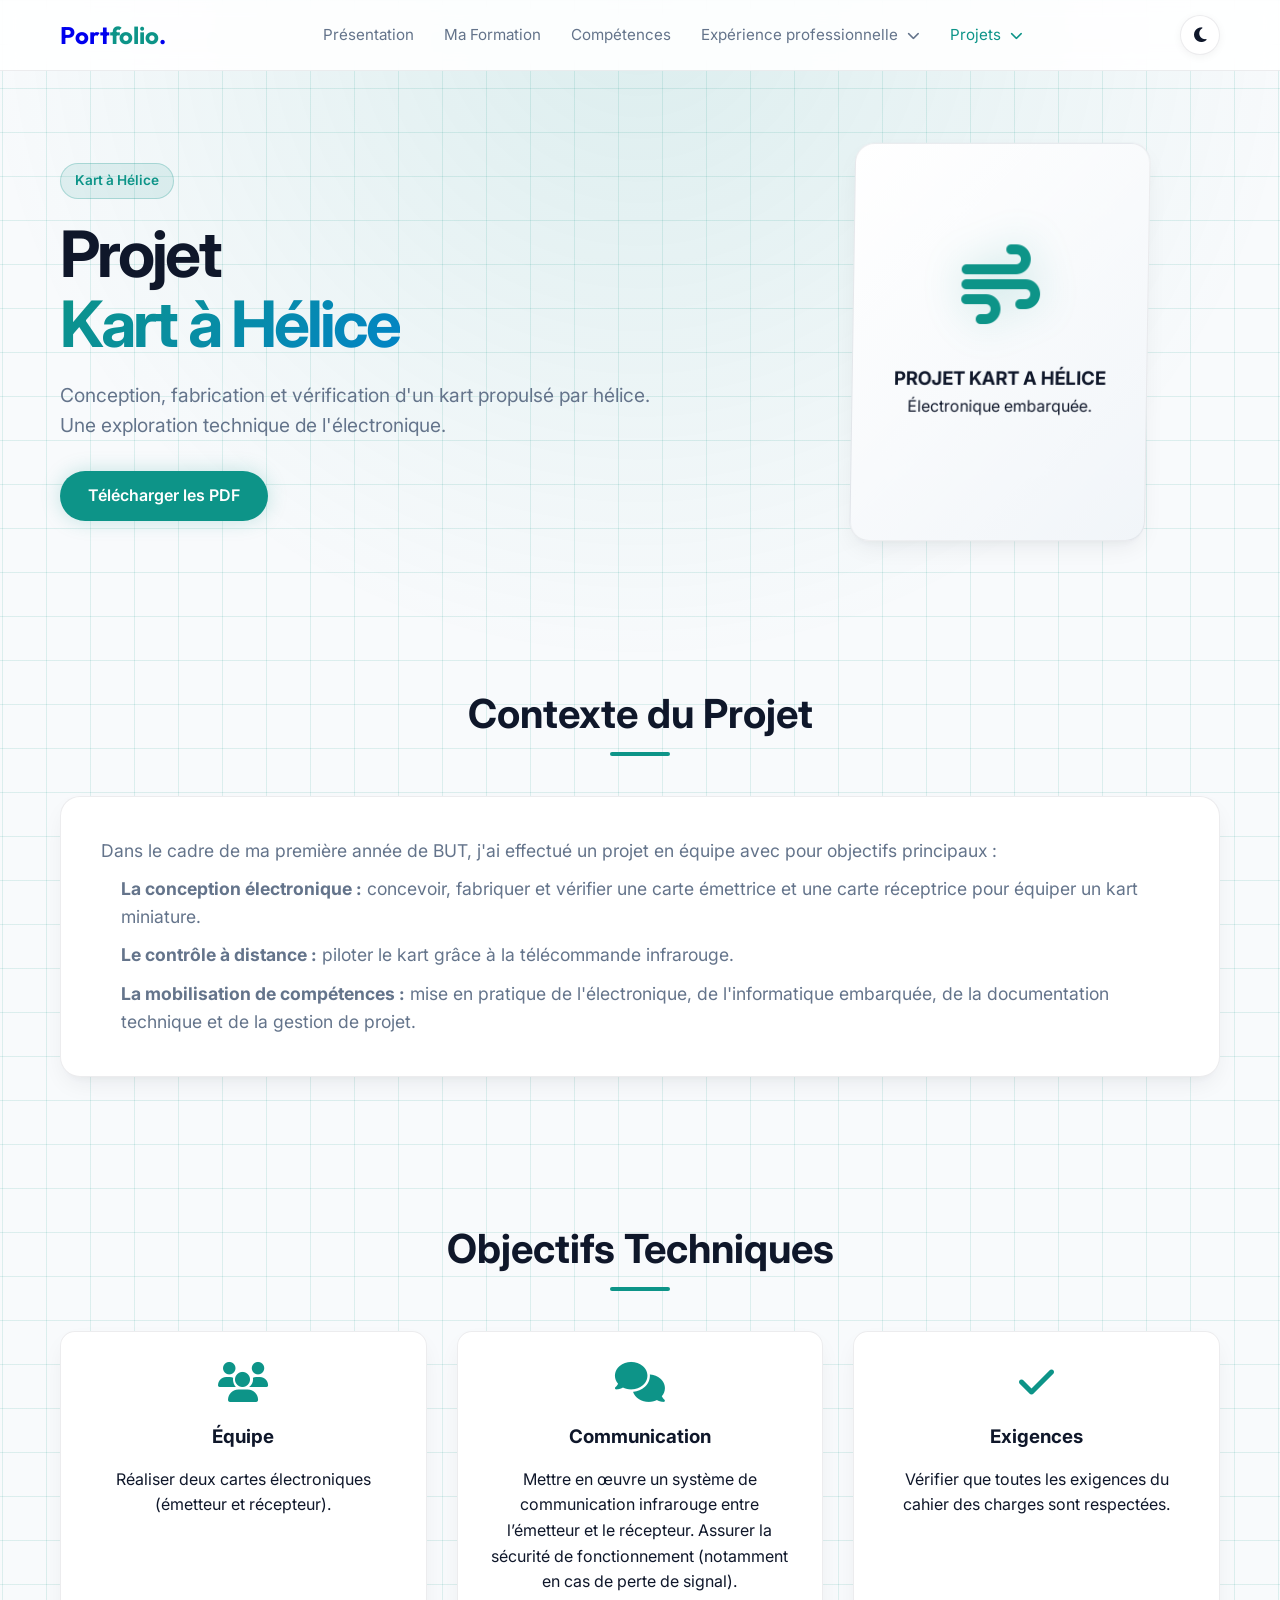
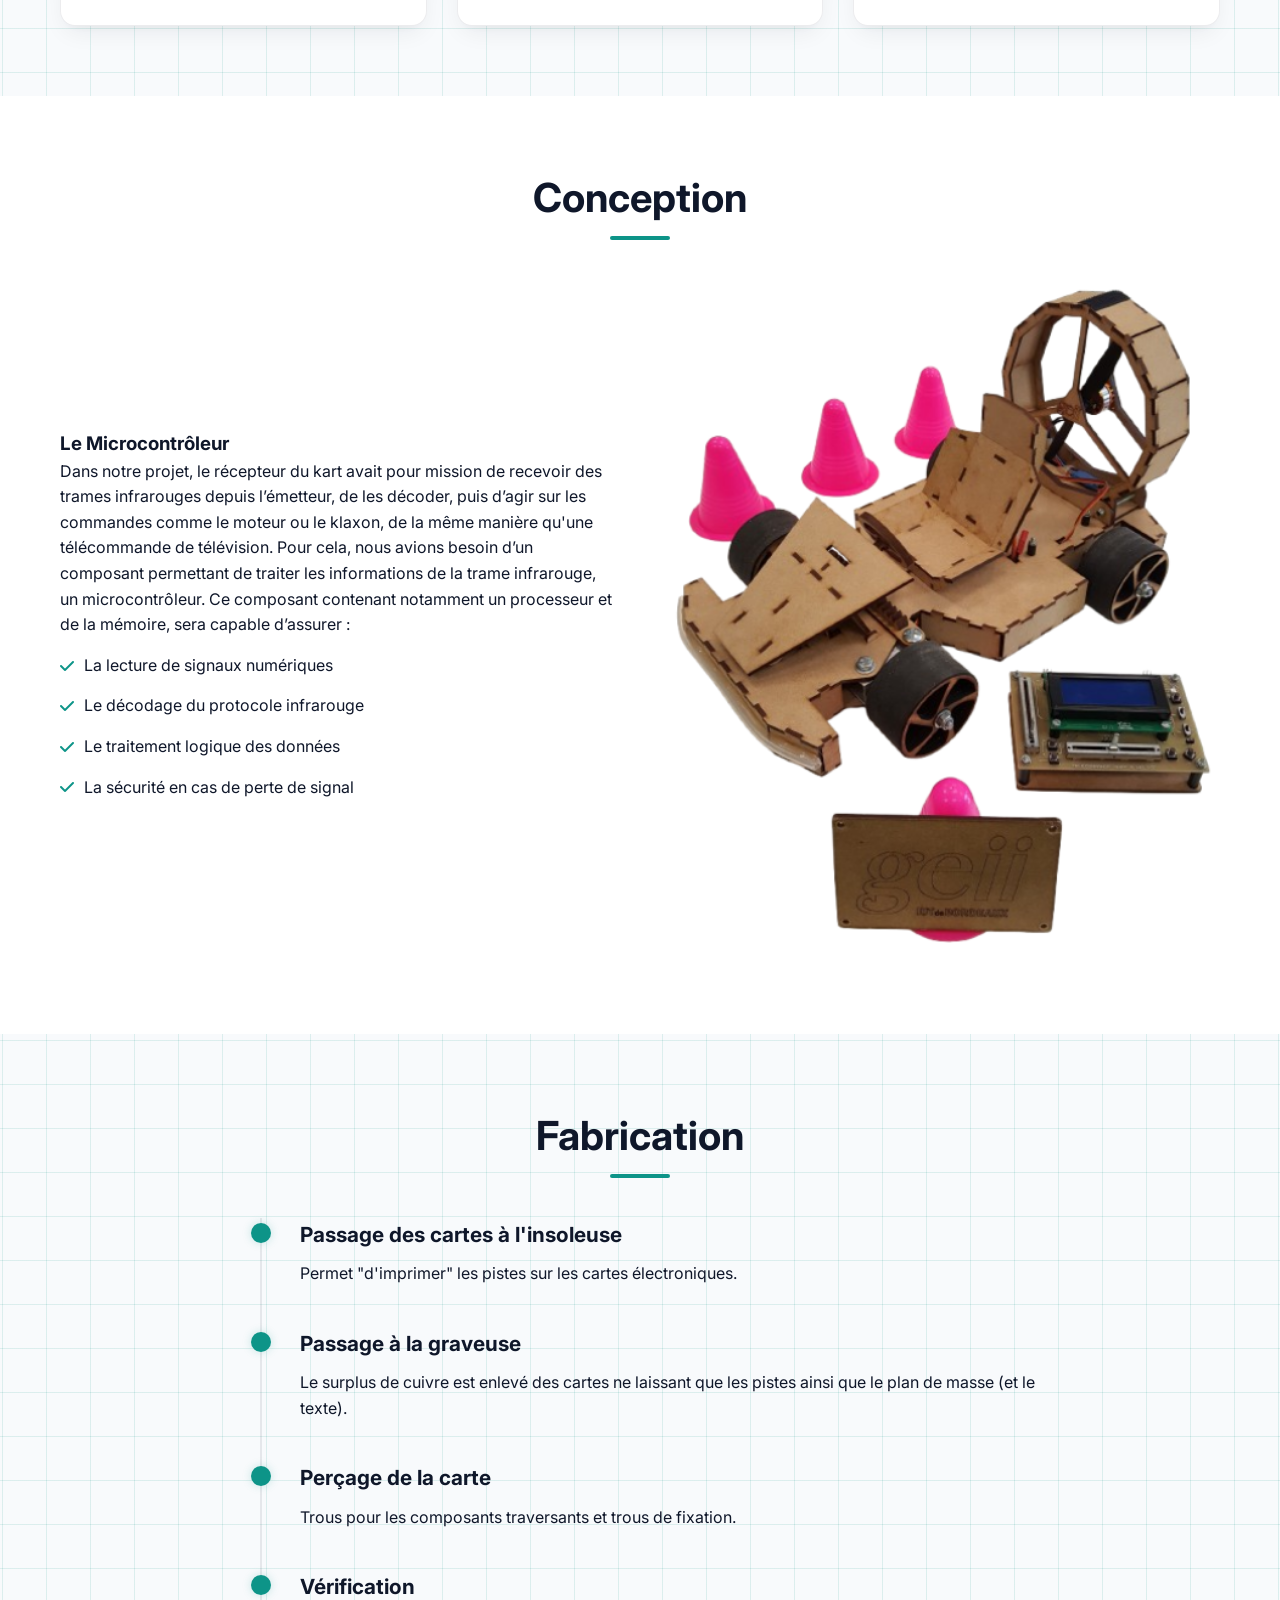
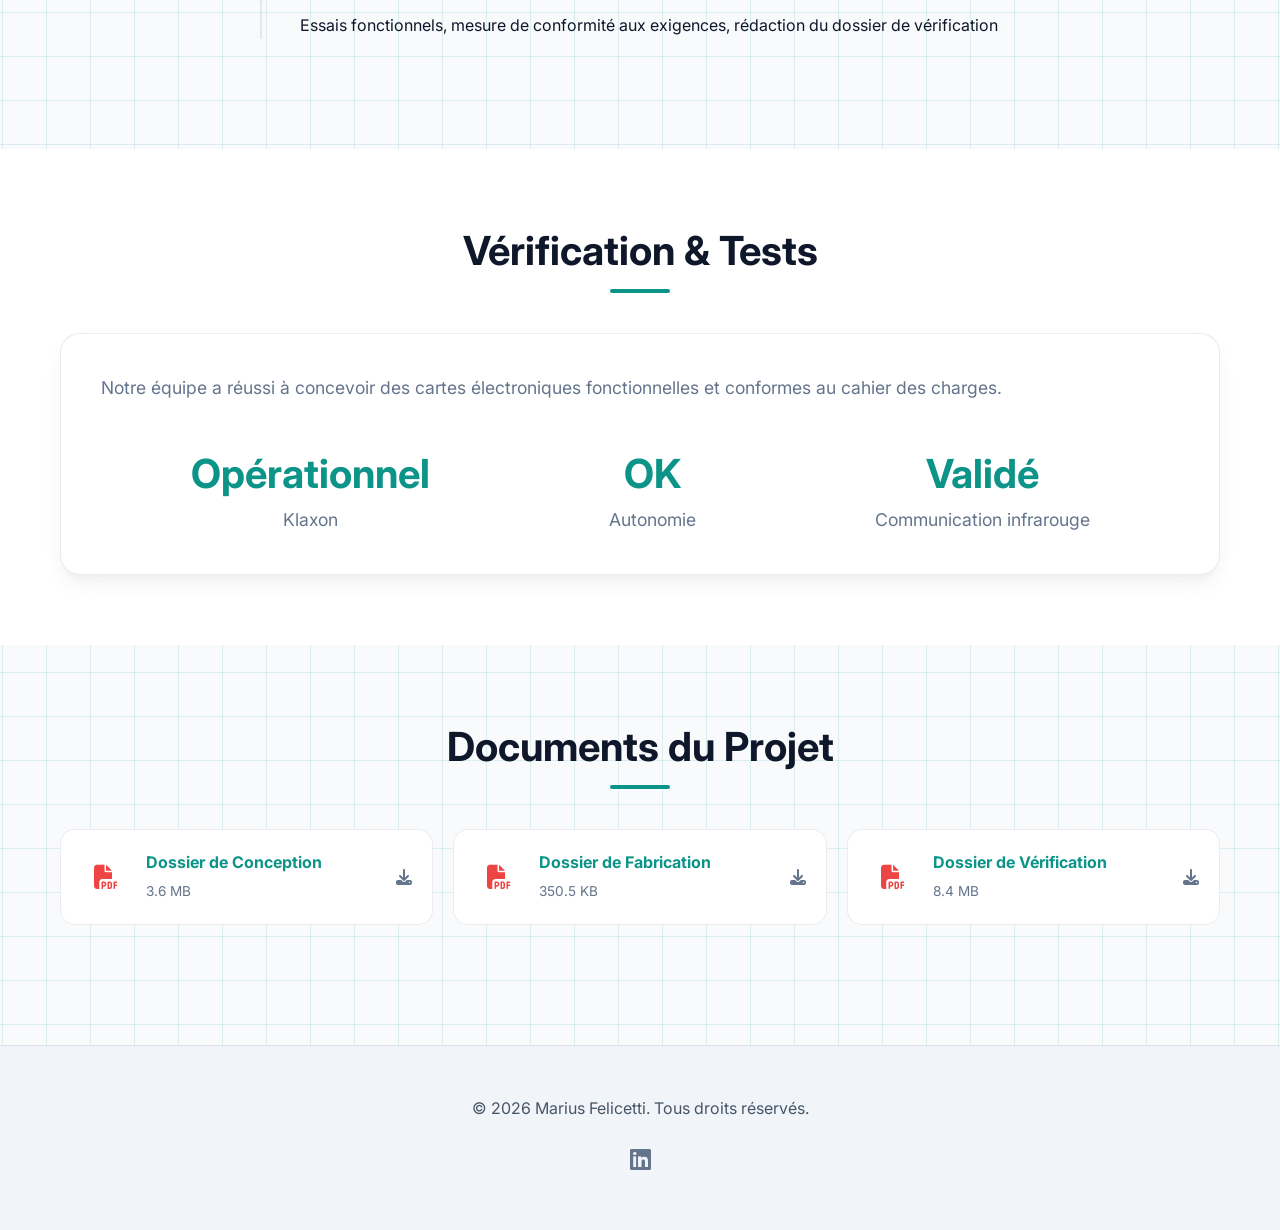
<file: kartahelice.html>
<!DOCTYPE html>
<html lang="fr">

<head>
    <meta charset="UTF-8">
    <meta name="viewport" content="width=device-width, initial-scale=1.0">
    <title>Rapport du Projet Kart à Hélice | Marius Felicetti</title>
    <meta name="description" content="Rapport détaillé du projet de conception et fabrication d'un kart à hélice.">

    <!-- Fonts -->
    <link rel="preconnect" href="https://fonts.googleapis.com">
    <link rel="preconnect" href="https://fonts.gstatic.com" crossorigin>
    <link
        href="https://fonts.googleapis.com/css2?family=Inter:wght@300;400;600;700&family=Outfit:wght@500;700&display=swap"
        rel="stylesheet">

    <!-- Icons -->
    <link rel="stylesheet" href="https://cdnjs.cloudflare.com/ajax/libs/font-awesome/6.4.0/css/all.min.css">

    <!-- Styles -->
    <link rel="stylesheet" href="style.css">
    <script>
        (function() {
            const savedTheme = localStorage.getItem('portfolio-theme') || 'light';
            document.documentElement.setAttribute('data-theme', savedTheme);
        })();
    </script>
</head>

<body>
    <div class="background-glow"></div>

    <header class="header">
        <nav class="navbar container">
            <a href="index.html" class="logo">Port<span class="accent">folio</span>.</a>
            <ul class="nav-links">
                <li><a href="index.html#hero">Présentation</a></li>
                <li><a href="index.html#presentation">Ma Formation</a></li>
                <li><a href="competences.html">Compétences</a></li>
                <li class="nav-item-dynamic">
                    <a href="#" id="exp-btn">Expérience professionnelle <i class="fa-solid fa-chevron-down arrow-icon"></i></a>
                    <div class="dynamic-menu">
                        <a href="stage.html">Stage</a>
                        <a href="alternance.html">Alternance</a>
                    </div>
                </li>
                <li class="nav-item-dynamic">
                    <a href="#" id="projets-btn" class="active">Projets <i
                            class="fa-solid fa-chevron-down arrow-icon"></i></a>
                    <div class="dynamic-menu">
                        <a href="kartahelice.html" class="active" style="font-weight: bold;">Kart à Hélice</a>
                        <a href="mugochaud.html">MUGOCHAUD</a>
                    </div>
                </li>
            </ul>
                        <div class="nav-right">
                <button id="theme-toggle" class="theme-toggle-btn" aria-label="Changer de thème" title="Passer en mode sombre">
                    <i class="fa-solid fa-moon"></i>
                </button>
                <div class="hamburger">
                    <span></span>
                    <span></span>
                    <span></span>
                </div>
            </div>
        </nav>
    </header>

    <main>
        <!-- Hero Section -->
        <section class="hero">
            <div class="container hero-content">
                <div class="hero-text">
                    <span class="badge">Kart à Hélice</span>
                    <h1>Projet <br><span class="gradient-text">Kart à Hélice</span></h1>
                    <p class="lead">Conception, fabrication et vérification d'un kart propulsé par hélice. Une
                        exploration technique de l'électronique.</p>
                    <div class="hero-btns">
                        <a href="#downloads" class="btn btn-primary">Télécharger les PDF</a>
                    </div>
                </div>
                <div class="hero-visual">
                    <div class="card-3d">
                        <i class="fa-solid fa-wind icon-3d"></i>
                        <div class="card-content">
                            <h3>PROJET KART A HÉLICE</h3>
                            <p>Électronique embarquée.</p>
                        </div>
                    </div>
                </div>
            </div>

        </section>

        <!-- Contexte -->
        <section id="contexte" class="section">
            <div class="container">
                <h2 class="section-title">Contexte du Projet</h2>
                <div class="content-card" style="display: flex; flex-direction: column; gap: 10px;">
                    <p>Dans le cadre de ma première année de BUT, j'ai effectué un projet en équipe avec pour objectifs
                        principaux :</p>
                    <ul style="padding-left: 20px; display: flex; flex-direction: column; gap: 10px;">
                        <li><strong>La conception électronique :</strong> concevoir, fabriquer et vérifier une carte
                            émettrice et une carte réceptrice pour équiper un kart miniature.</li>
                        <li><strong>Le contrôle à distance :</strong> piloter le kart grâce à la télécommande
                            infrarouge.</li>
                        <li><strong>La mobilisation de compétences :</strong> mise en pratique de l'électronique, de
                            l'informatique embarquée, de la documentation technique et de la gestion de projet.</li>
                    </ul>
                </div>
            </div>
        </section>

        <!-- Objectifs -->
        <section id="objectifs" class="section">
            <div class="container">
                <h2 class="section-title">Objectifs Techniques</h2>
                <div class="grid-3">
                    <div class="feature-card">
                        <i class="fa-solid fa-users"></i>
                        <h3>Équipe</h3>
                        <p>Réaliser deux cartes électroniques (émetteur et récepteur).</p>
                    </div>
                    <div class="feature-card">
                        <i class="fa-solid fa-comments"></i>
                        <h3>Communication</h3>
                        <p>Mettre en œuvre un système de communication infrarouge entre l’émetteur et le récepteur.
                            Assurer la sécurité de fonctionnement (notamment en cas de perte de signal).</p>
                    </div>
                    <div class="feature-card">
                        <i class="fa-solid fa-check"></i>
                        <h3>Exigences</h3>
                        <p>Vérifier que toutes les exigences du cahier des charges sont respectées.</p>
                    </div>
                </div>
            </div>
        </section>

        <!-- Conception -->
        <section id="conception" class="section alt-bg">
            <div class="container">
                <h2 class="section-title">Conception</h2>
                <div class="split-layout">
                    <div class="text-block">
                        <h3>Le Microcontrôleur</h3>
                        <p style="margin-bottom: 15px;">Dans notre projet, le récepteur du kart avait pour mission de
                            recevoir des trames
                            infrarouges depuis l’émetteur, de les décoder, puis d’agir sur les commandes comme le
                            moteur ou le klaxon, de la même manière qu'une télécommande de télévision. Pour cela,
                            nous avions besoin d’un composant permettant de traiter les informations de la trame
                            infrarouge,
                            un microcontrôleur. Ce composant contenant notamment un processeur et de la mémoire, sera
                            capable
                            d’assurer :</p>
                        <ul class="check-list">
                            <li><i class="fa-solid fa-check"></i> La lecture de signaux numériques</li>
                            <li><i class="fa-solid fa-check"></i> Le décodage du protocole infrarouge</li>
                            <li><i class="fa-solid fa-check"></i> Le traitement logique des données</li>
                            <li><i class="fa-solid fa-check"></i> La sécurité en cas de perte de signal</li>
                        </ul>
                    </div>
                    <div class="visual-block">
                        <img src="kart_removebg.png" class="cad-image">
                    </div>
                </div>
            </div>
        </section>

        <!-- Fabrication -->
        <section id="fabrication" class="section">
            <div class="container">
                <h2 class="section-title">Fabrication</h2>
                <div class="timeline">
                    <div class="timeline-item">
                        <div class="timeline-dot"></div>
                        <div class="timeline-content">
                            <h4>Passage des cartes à l'insoleuse</h4>
                            <p>Permet "d'imprimer" les pistes sur les cartes électroniques.
                            </p>
                        </div>
                    </div>
                    <div class="timeline-item">
                        <div class="timeline-dot"></div>
                        <div class="timeline-content">
                            <h4>Passage à la graveuse</h4>
                            <p>Le surplus de cuivre est enlevé des cartes ne laissant que les pistes ainsi que le plan
                                de masse (et le texte).
                            </p>
                        </div>
                    </div>
                    <div class="timeline-item">
                        <div class="timeline-dot"></div>
                        <div class="timeline-content">
                            <h4>Perçage de la carte</h4>
                            <p>Trous pour les composants traversants et trous de fixation.</p>
                        </div>
                    </div>
                    <div class="timeline-item">
                        <div class="timeline-dot"></div>
                        <div class="timeline-content">
                            <h4>Vérification</h4>
                            <p>Essais fonctionnels, mesure de conformité aux exigences, rédaction du dossier de
                                vérification</p>
                        </div>
                    </div>
                </div>
            </div>
        </section>

        <!-- Vérification -->
        <section id="verification" class="section alt-bg">
            <div class="container">
                <h2 class="section-title">Vérification & Tests</h2>
                <div class="content-card">
                    <p>Notre équipe a réussi à concevoir des cartes électroniques fonctionnelles et conformes au cahier
                        des charges.</p>
                    <div class="stats-grid">
                        <div class="stat-item">
                            <span class="stat-number">Opérationnel</span>
                            <span class="stat-label">Klaxon </span>
                        </div>
                        <div class="stat-item">
                            <span class="stat-number">OK</span>
                            <span class="stat-label">Autonomie</span>
                        </div>
                        <div class="stat-item">
                            <span class="stat-number">Validé</span>
                            <span class="stat-label">Communication infrarouge</span>
                        </div>
                    </div>
                </div>
            </div>
        </section>

        <!-- Downloads -->
        <section id="downloads" class="section">
            <div class="container">
                <h2 class="section-title">Documents du Projet</h2>
                <div class="downloads-grid">
                    <a href="#" class="download-card">
                        <div class="icon-box"><i class="fa-solid fa-file-pdf"></i></div>
                        <div class="file-info">
                            <h4>Dossier de Conception</h4>
                            <span class="file-size">3.6 MB</span>
                        </div>
                        <i class="fa-solid fa-download download-icon"></i>
                    </a>
                    <a href="#" class="download-card">
                        <div class="icon-box"><i class="fa-solid fa-file-pdf"></i></div>
                        <div class="file-info">
                            <h4>Dossier de Fabrication</h4>
                            <span class="file-size">350.5 KB</span>
                        </div>
                        <i class="fa-solid fa-download download-icon"></i>
                    </a>
                    <a href="#" class="download-card">
                        <div class="icon-box"><i class="fa-solid fa-file-pdf"></i></div>
                        <div class="file-info">
                            <h4>Dossier de Vérification</h4>
                            <span class="file-size">8.4 MB</span>
                        </div>
                        <i class="fa-solid fa-download download-icon"></i>
                    </a>
                </div>
            </div>
        </section>
    </main>

    <footer class="footer">
        <div class="container">
            <div class="footer-content">

                <p>&copy; 2026 Marius Felicetti. Tous droits réservés.</p>
                <div class="social-links">
                    <a href="https://www.linkedin.com/in/marius-felicetti" target="_blank"><i
                            class="fa-brands fa-linkedin"></i></a>
                </div>
            </div>
        </div>
    </footer>

    <script src="script.js"></script>
</body>

</html>
</file>
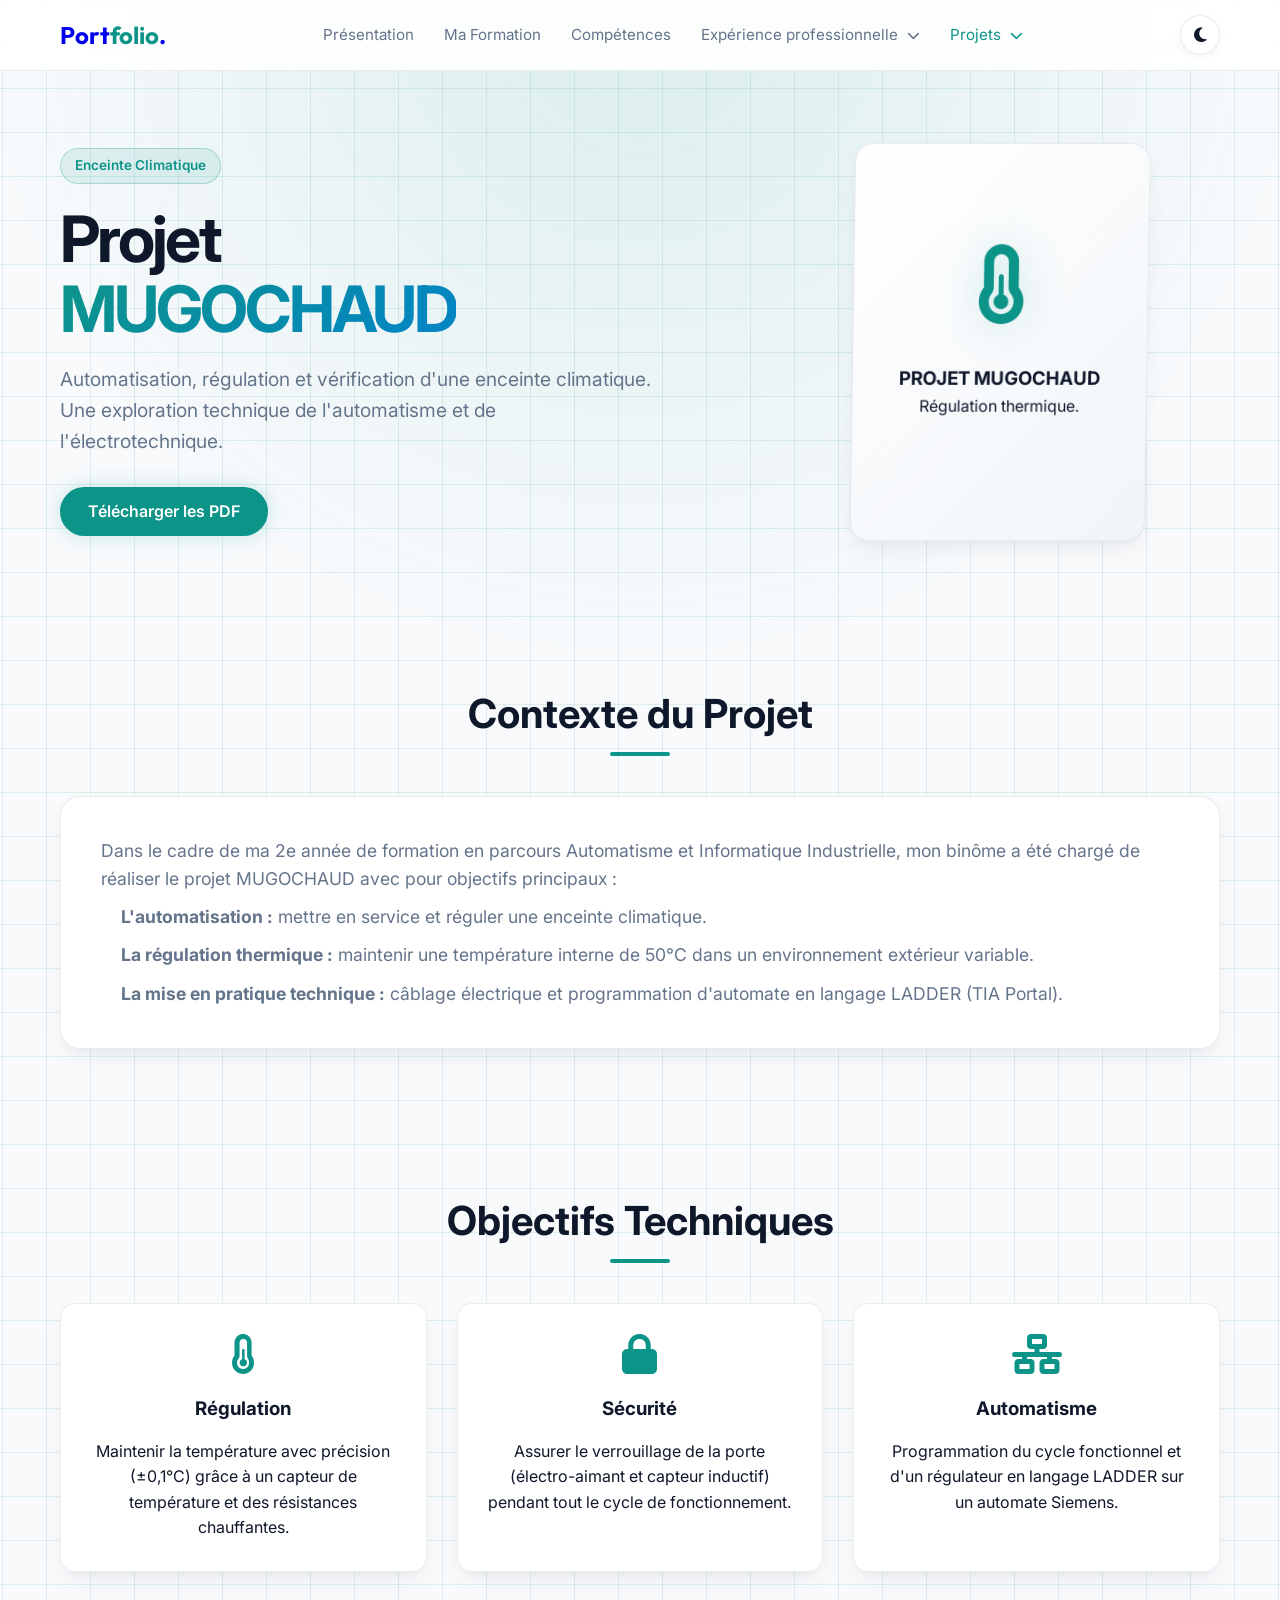
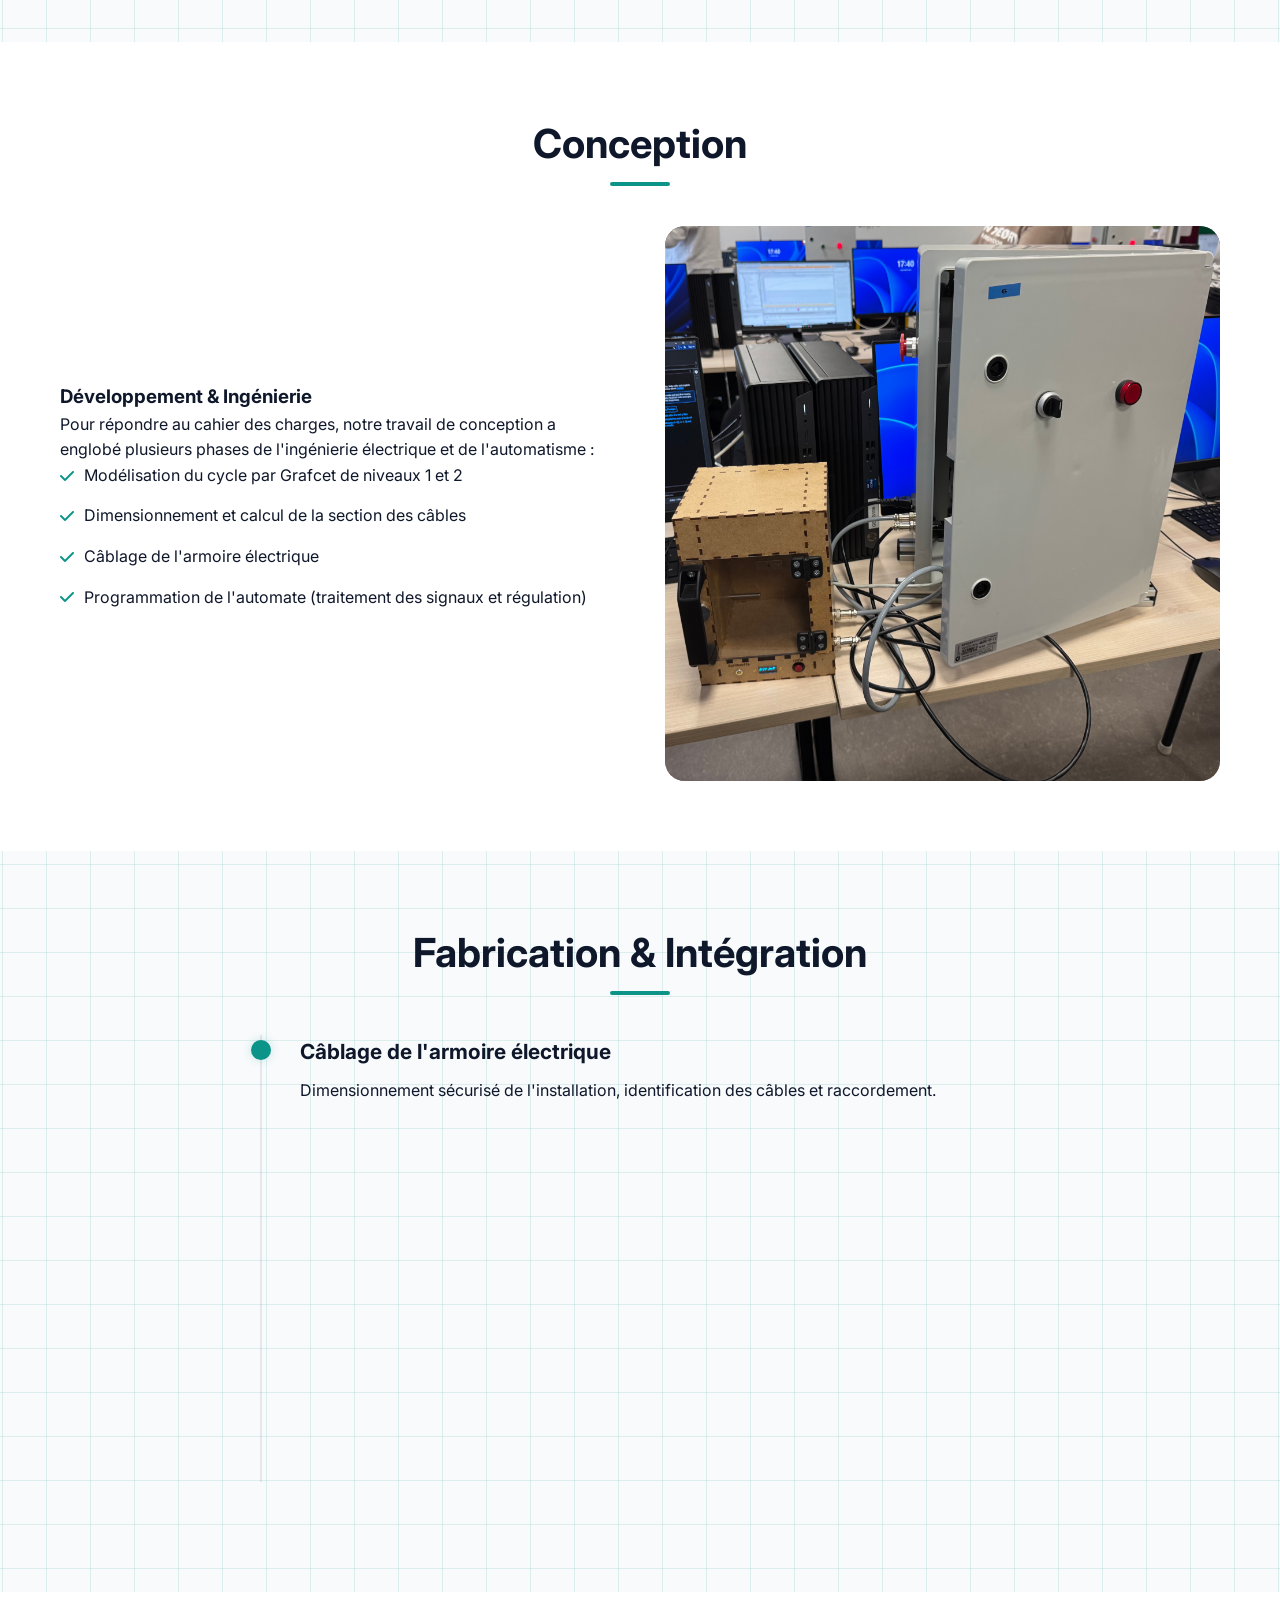
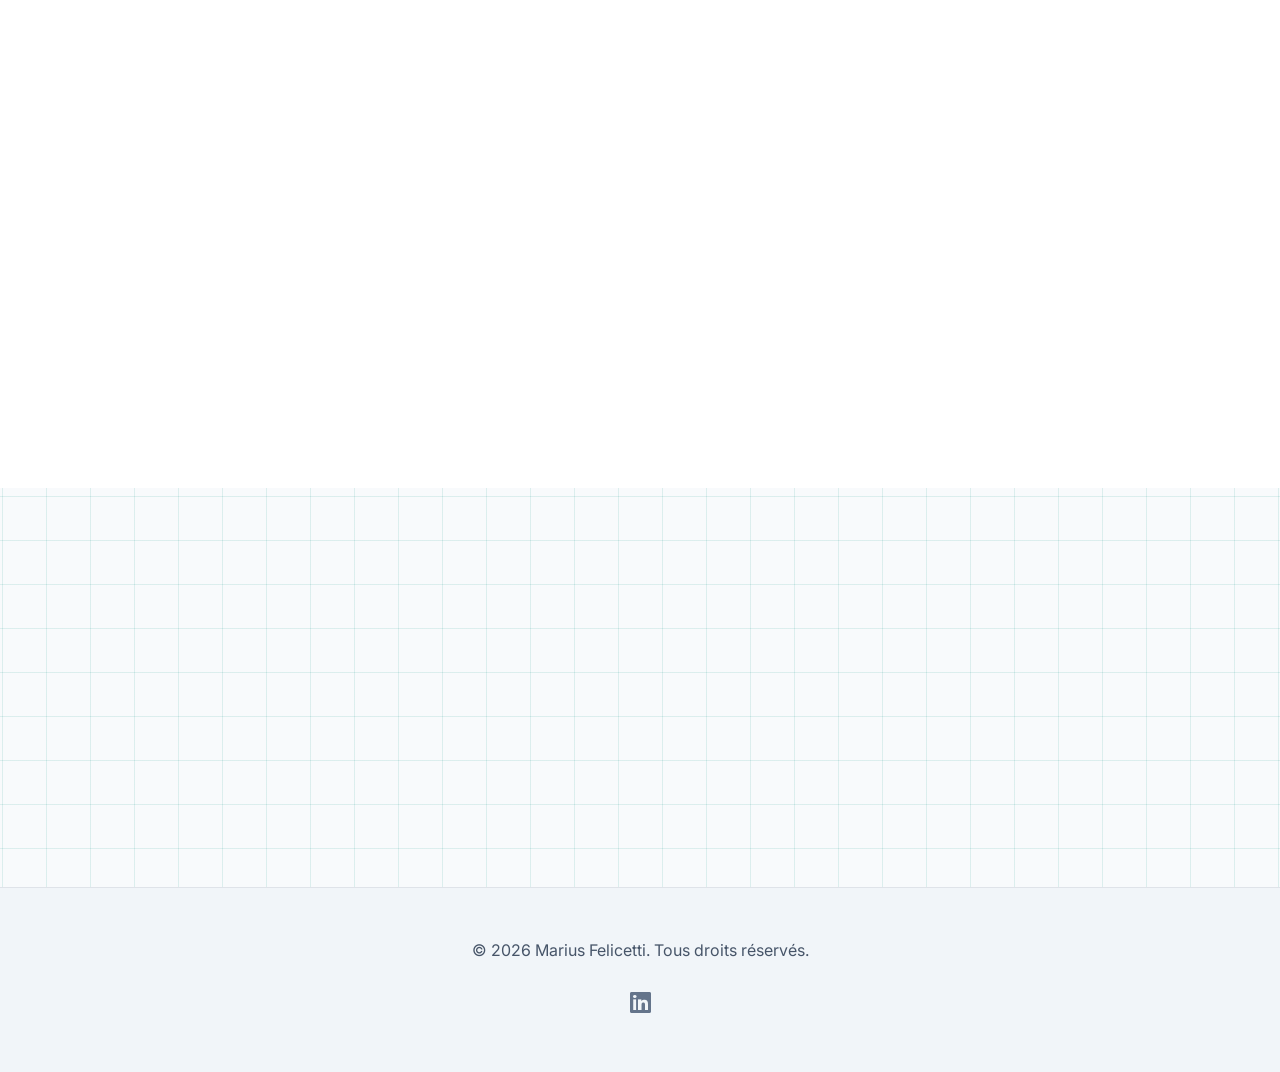
<file: mugochaud.html>
<!DOCTYPE html>
<html lang="fr">

<head>
    <meta charset="UTF-8">
    <meta name="viewport" content="width=device-width, initial-scale=1.0">
    <title>Rapport du Projet MUGOCHAUD | Marius Felicetti</title>
    <meta name="description"
        content="Rapport détaillé du projet d'automatisation et de régulation d'une enceinte climatique (MUGOCHAUD).">

    <!-- Fonts -->
    <link rel="preconnect" href="https://fonts.googleapis.com">
    <link rel="preconnect" href="https://fonts.gstatic.com" crossorigin>
    <link
        href="https://fonts.googleapis.com/css2?family=Inter:wght@300;400;600;700&family=Outfit:wght@500;700&display=swap"
        rel="stylesheet">

    <!-- Icons -->
    <link rel="stylesheet" href="https://cdnjs.cloudflare.com/ajax/libs/font-awesome/6.4.0/css/all.min.css">

    <!-- Styles -->
    <link rel="stylesheet" href="style.css">
    <script>
        (function() {
            const savedTheme = localStorage.getItem('portfolio-theme') || 'light';
            document.documentElement.setAttribute('data-theme', savedTheme);
        })();
    </script>
</head>

<body>
    <div class="background-glow"></div>

    <header class="header">
        <nav class="navbar container">
            <a href="index.html" class="logo">Port<span class="accent">folio</span>.</a>
            <ul class="nav-links">
                <li><a href="index.html#hero">Présentation</a></li>
                <li><a href="index.html#presentation">Ma Formation</a></li>
                <li><a href="competences.html">Compétences</a></li>
                <li class="nav-item-dynamic">
                    <a href="#" id="exp-btn">Expérience professionnelle <i class="fa-solid fa-chevron-down arrow-icon"></i></a>
                    <div class="dynamic-menu">
                        <a href="stage.html">Stage</a>
                        <a href="alternance.html">Alternance</a>
                    </div>
                </li>
                <li class="nav-item-dynamic">
                    <a href="#" id="projets-btn" class="active">Projets <i
                            class="fa-solid fa-chevron-down arrow-icon"></i></a>
                    <div class="dynamic-menu">
                        <a href="kartahelice.html">Kart à Hélice</a>
                        <a href="mugochaud.html" class="active" style="font-weight: bold;">MUGOCHAUD</a>
                    </div>
                </li>
            </ul>
                        <div class="nav-right">
                <button id="theme-toggle" class="theme-toggle-btn" aria-label="Changer de thème" title="Passer en mode sombre">
                    <i class="fa-solid fa-moon"></i>
                </button>
                <div class="hamburger">
                    <span></span>
                    <span></span>
                    <span></span>
                </div>
            </div>
        </nav>
    </header>

    <main>
        <!-- Hero Section -->
        <section class="hero">
            <div class="container hero-content">
                <div class="hero-text">
                    <span class="badge">Enceinte Climatique</span>
                    <h1>Projet <br><span class="gradient-text">MUGOCHAUD</span></h1>
                    <p class="lead">Automatisation, régulation et vérification d'une enceinte climatique. Une
                        exploration technique de l'automatisme et de l'électrotechnique.</p>
                    <div class="hero-btns">
                        <a href="#downloads" class="btn btn-primary">Télécharger les PDF</a>
                    </div>
                </div>
                <div class="hero-visual">
                    <div class="card-3d">
                        <i class="fa-solid fa-temperature-half icon-3d"></i>
                        <div class="card-content">
                            <h3>PROJET MUGOCHAUD</h3>
                            <p>Régulation thermique.</p>
                        </div>
                    </div>
                </div>
            </div>

        </section>

        <!-- Contexte -->
        <section id="contexte" class="section">
            <div class="container">
                <h2 class="section-title">Contexte du Projet</h2>
                <div class="content-card" style="display: flex; flex-direction: column; gap: 10px;">
                    <p>Dans le cadre de ma 2e année de formation en parcours Automatisme et Informatique Industrielle,
                        mon binôme a été chargé de réaliser le projet MUGOCHAUD avec pour objectifs principaux :</p>
                    <ul style="padding-left: 20px; display: flex; flex-direction: column; gap: 10px;">
                        <li><strong>L'automatisation :</strong> mettre en service et réguler une enceinte climatique.
                        </li>
                        <li><strong>La régulation thermique :</strong> maintenir une température interne de 50°C dans un
                            environnement extérieur variable.</li>
                        <li><strong>La mise en pratique technique :</strong> câblage électrique et programmation
                            d'automate en langage LADDER (TIA Portal).</li>
                    </ul>
                </div>
            </div>
        </section>

        <!-- Objectifs -->
        <section id="objectifs" class="section">
            <div class="container">
                <h2 class="section-title">Objectifs Techniques</h2>
                <div class="grid-3">
                    <div class="feature-card">
                        <i class="fa-solid fa-thermometer-half"></i>
                        <h3>Régulation</h3>
                        <p>Maintenir la température avec précision (±0,1°C) grâce à un capteur de température et des
                            résistances chauffantes.</p>
                    </div>
                    <div class="feature-card">
                        <i class="fa-solid fa-lock"></i>
                        <h3>Sécurité</h3>
                        <p>Assurer le verrouillage de la porte (électro-aimant et capteur inductif) pendant tout le
                            cycle de fonctionnement.</p>
                    </div>
                    <div class="feature-card">
                        <i class="fa-solid fa-network-wired"></i>
                        <h3>Automatisme</h3>
                        <p>Programmation du cycle fonctionnel et d'un régulateur en langage LADDER sur un automate
                            Siemens.</p>
                    </div>
                </div>
            </div>
        </section>

        <!-- Conception -->
        <section id="conception" class="section alt-bg">
            <div class="container">
                <h2 class="section-title">Conception</h2>
                <div class="split-layout">
                    <div class="text-block">
                        <h3>Développement & Ingénierie</h3>
                        <p>Pour répondre au cahier des charges, notre travail de conception a englobé plusieurs phases
                            de l'ingénierie électrique et de l'automatisme :</p>
                        <ul class="check-list">
                            <li><i class="fa-solid fa-check"></i> Modélisation du cycle par Grafcet de niveaux 1 et 2
                            </li>
                            <li><i class="fa-solid fa-check"></i> Dimensionnement et calcul de la section des câbles
                            </li>
                            <li><i class="fa-solid fa-check"></i> Câblage de l'armoire électrique</li>
                            <li><i class="fa-solid fa-check"></i> Programmation de l'automate (traitement des signaux et
                                régulation)</li>
                        </ul>
                    </div>
                    <div class="visual-block" id="moc-container" style="position: relative; cursor: pointer;">
                        <!-- Bottom image (always visible, but covered initially) -->
                        <img src="MOC_ouvert.png" alt="Système MUGOCHAUD Ouvert" style="border-radius: 20px; width: 100%; display: block;">
                        <!-- Top image (fades in and out to reveal the bottom image) -->
                        <img id="moc-image" src="MOC.png" alt="Système MUGOCHAUD Fermé" style="border-radius: 20px; width: 100%; position: absolute; top: 0; left: 0; transition: opacity 0.5s ease-in-out;">
                    </div>
                </div>
            </div>
        </section>

        <!-- Fabrication -->
        <section id="fabrication" class="section">
            <div class="container">
                <h2 class="section-title">Fabrication & Intégration</h2>
                <div class="timeline">
                    <div class="timeline-item">
                        <div class="timeline-dot"></div>
                        <div class="timeline-content">
                            <h4>Câblage de l'armoire électrique</h4>
                            <p>Dimensionnement sécurisé de l'installation, identification des câbles et raccordement.
                            </p>
                        </div>
                    </div>
                    <div class="timeline-item">
                        <div class="timeline-dot"></div>
                        <div class="timeline-content">
                            <h4>Programmation de l'automate</h4>
                            <p>Développement du logigramme sous TIA Portal, en utilisant le langage LADDER pour la
                                logique et la régulation.</p>
                        </div>
                    </div>
                    <div class="timeline-item">
                        <div class="timeline-dot"></div>
                        <div class="timeline-content">
                            <h4>Tests effectués</h4>
                            <p>Mise en service et validation du fonctionnement de la régulation, des capteurs et des
                                divers actionneurs.</p>
                        </div>
                    </div>
                    <div class="timeline-item">
                        <div class="timeline-dot"></div>
                        <div class="timeline-content">
                            <h4>Vérification</h4>
                            <p>Essais fonctionnels, mesure de conformité aux exigences et rédaction du dossier
                                technique.</p>
                        </div>
                    </div>
                </div>
            </div>
        </section>

        <!-- Vérification -->
        <section id="verification" class="section alt-bg">
            <div class="container">
                <h2 class="section-title">Vérification & Tests</h2>
                <div class="content-card">
                    <p>Les procédures de tests ont permis de valider entièrement le comportement thermique et logique de
                        l'enceinte.</p>
                    <div class="stats-grid">
                        <div class="stat-item">
                            <span class="stat-number">Validé</span>
                            <span class="stat-label">Régulation Température</span>
                        </div>
                        <div class="stat-item">
                            <span class="stat-number">Opérationnel</span>
                            <span class="stat-label">Verrouillage Porte</span>
                        </div>
                        <div class="stat-item">
                            <span class="stat-number">OK</span>
                            <span class="stat-label">Cycle Automate</span>
                        </div>
                    </div>
                </div>
            </div>
        </section>

        <!-- Downloads -->
        <section id="downloads" class="section">
            <div class="container">
                <h2 class="section-title">Documents du Projet</h2>
                <div class="downloads-grid">
                    <a href="pdf/B4_DDC_EQ06_V2.pdf" class="download-card" target="_blank">
                        <div class="icon-box"><i class="fa-solid fa-file-pdf"></i></div>
                        <div class="file-info">
                            <h4>Dossier de Conception</h4>
                            <span class="file-size">PDF Document</span>
                        </div>
                        <i class="fa-solid fa-download download-icon"></i>
                    </a>
                    <a href="pdf/B4_MOC_LCF_V1.pdf" class="download-card" target="_blank">
                        <div class="icon-box"><i class="fa-solid fa-file-pdf"></i></div>
                        <div class="file-info">
                            <h4>Procédure de câblage</h4>
                            <span class="file-size">PDF Document</span>
                        </div>
                        <i class="fa-solid fa-download download-icon"></i>
                    </a>
                    <a href="pdf/B4_DDV_EQ06_V1.pdf" class="download-card" target="_blank">
                        <div class="icon-box"><i class="fa-solid fa-file-pdf"></i></div>
                        <div class="file-info">
                            <h4>Dossier de Vérification</h4>
                            <span class="file-size">PDF Document</span>
                        </div>
                        <i class="fa-solid fa-download download-icon"></i>
                    </a>
                </div>
            </div>
        </section>
    </main>

    <footer class="footer">
        <div class="container">
            <div class="footer-content">

                <p>&copy; 2026 Marius Felicetti. Tous droits réservés.</p>
                <div class="social-links">
                    <a href="https://www.linkedin.com/in/marius-felicetti" target="_blank"><i
                            class="fa-brands fa-linkedin"></i></a>
                </div>
            </div>
        </div>
    </footer>

    <script src="script.js"></script>
</body>

</html>
</file>
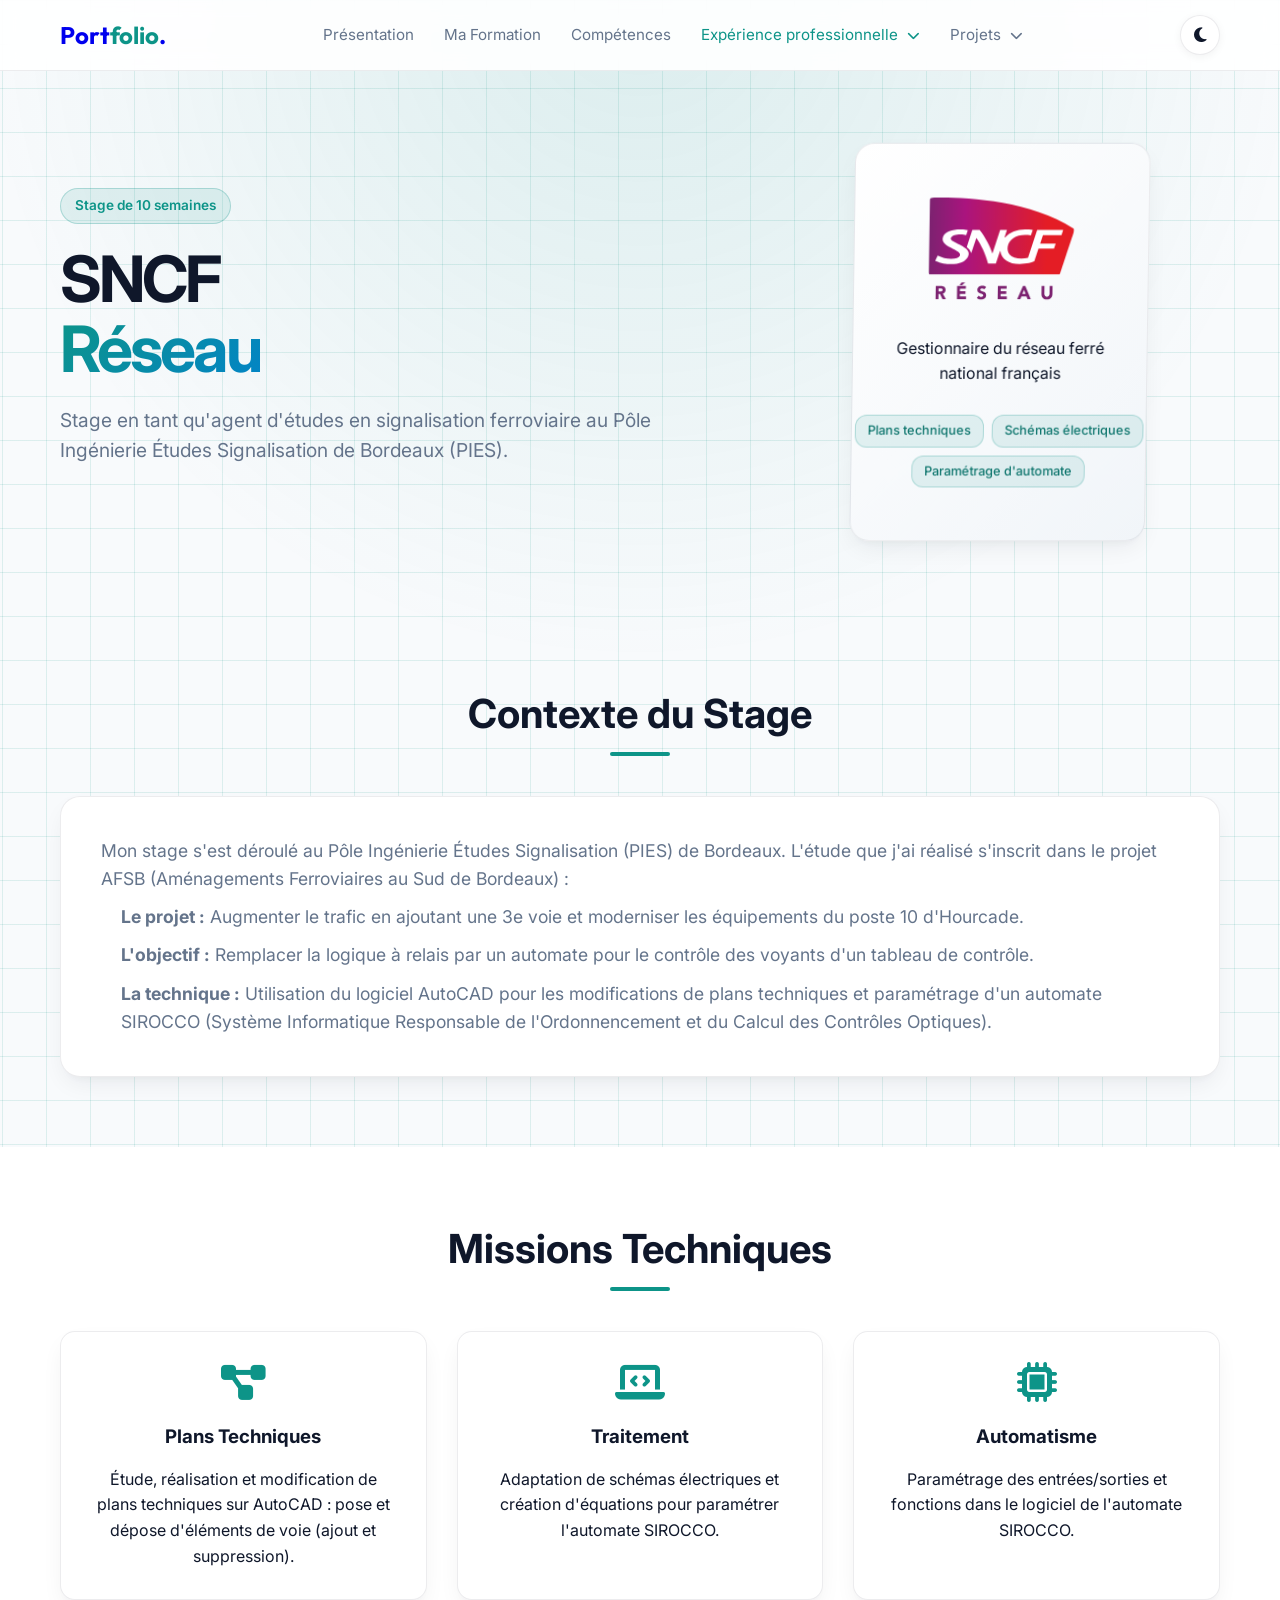
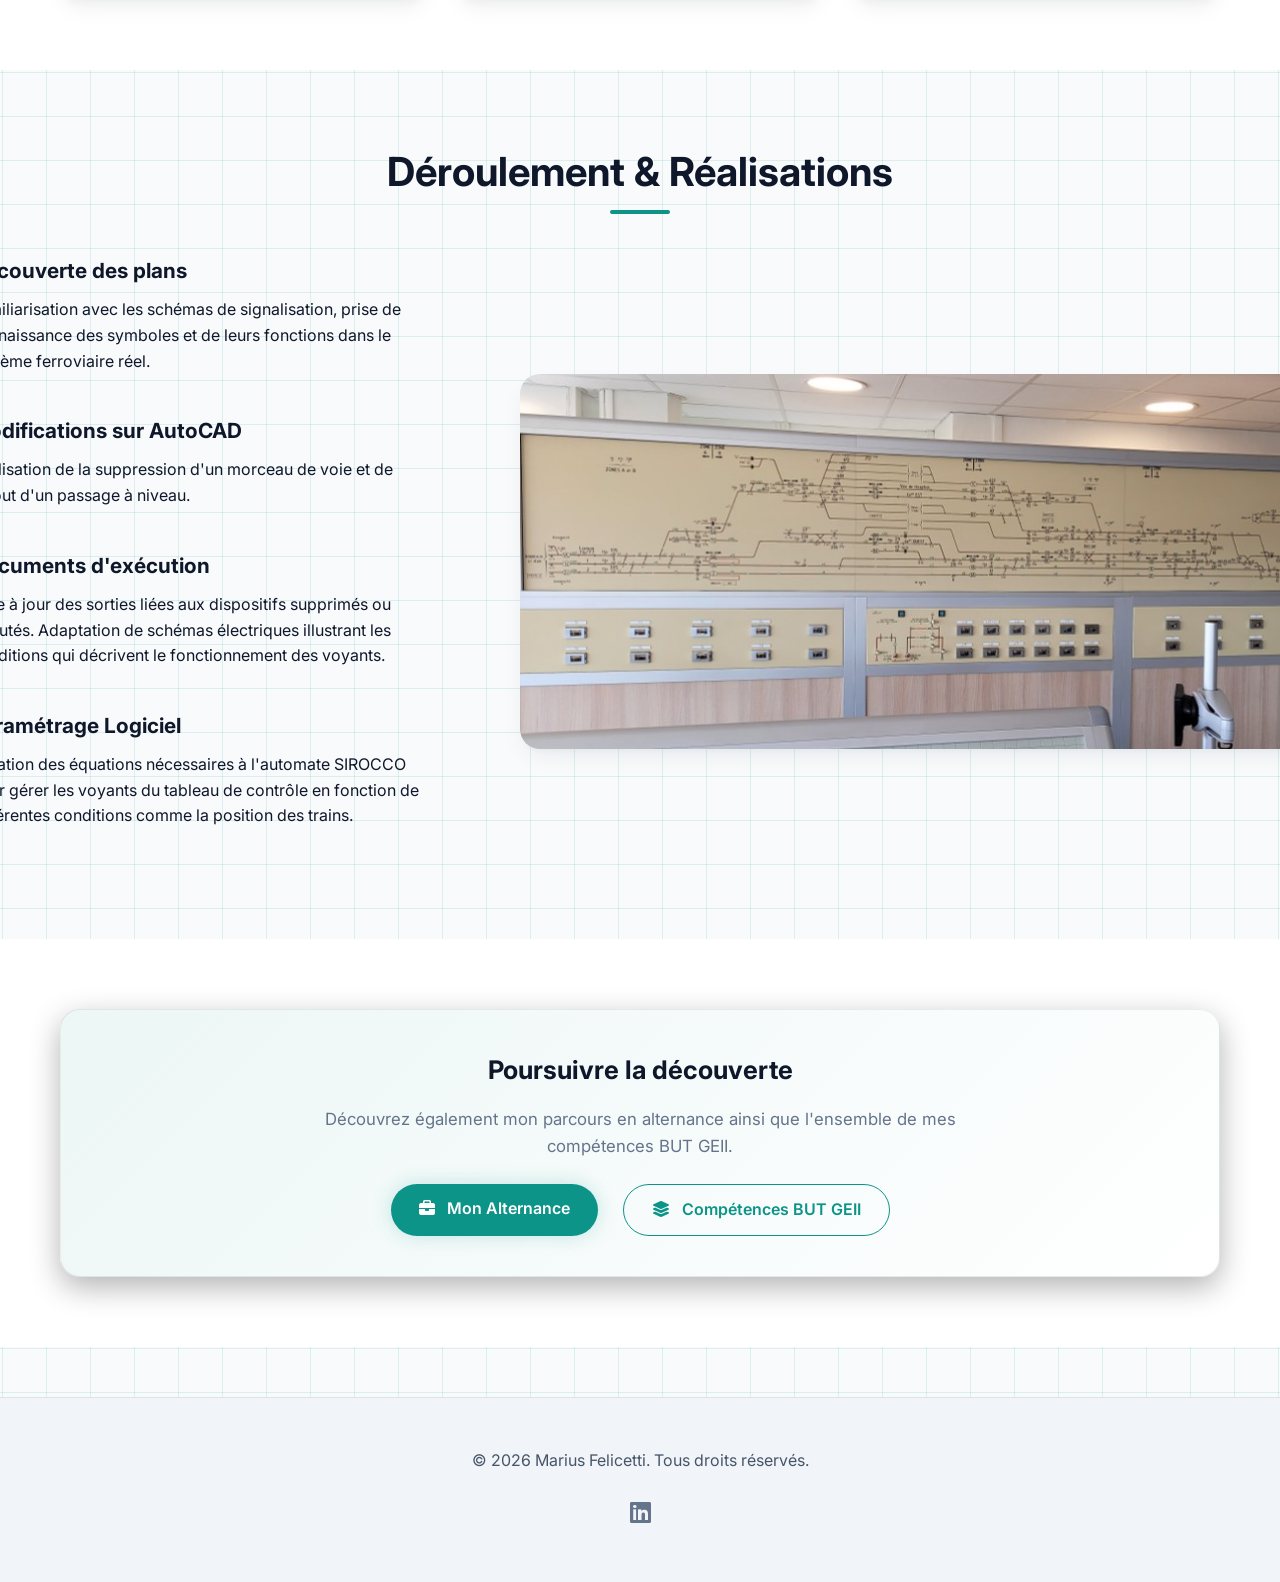
<file: stage.html>
<!DOCTYPE html>
<html lang="fr">

<head>
    <meta charset="UTF-8">
    <meta name="viewport" content="width=device-width, initial-scale=1.0">
    <title>Stage SNCF Réseau | Marius Felicetti</title>
    <meta name="description" content="Rapport de stage : Agent d'études en signalisation ferroviaire chez SNCF Réseau.">

    <!-- Fonts -->
    <link rel="preconnect" href="https://fonts.googleapis.com">
    <link rel="preconnect" href="https://fonts.gstatic.com" crossorigin>
    <link
        href="https://fonts.googleapis.com/css2?family=Inter:wght@300;400;600;700&family=Outfit:wght@500;700&display=swap"
        rel="stylesheet">

    <!-- Icons -->
    <link rel="stylesheet" href="https://cdnjs.cloudflare.com/ajax/libs/font-awesome/6.4.0/css/all.min.css">

    <!-- Styles -->
    <link rel="stylesheet" href="style.css">
    <script>
        (function() {
            const savedTheme = localStorage.getItem('portfolio-theme') || 'light';
            document.documentElement.setAttribute('data-theme', savedTheme);
        })();
    </script>
</head>

<body>
    <div class="background-glow"></div>

    <header class="header">
        <nav class="navbar container">
            <a href="index.html" class="logo">Port<span class="accent">folio</span>.</a>
            <ul class="nav-links">
                <li><a href="index.html#hero">Présentation</a></li>
                <li><a href="index.html#presentation">Ma Formation</a></li>
                <li><a href="competences.html">Compétences</a></li>
                <li class="nav-item-dynamic">
                    <a href="#" id="exp-btn" class="active">Expérience professionnelle <i class="fa-solid fa-chevron-down arrow-icon"></i></a>
                    <div class="dynamic-menu">
                        <a href="stage.html" class="active" style="font-weight: bold;">Stage</a>
                        <a href="alternance.html">Alternance</a>
                    </div>
                </li>
                <li class="nav-item-dynamic">
                    <a href="#" id="projets-btn">Projets <i class="fa-solid fa-chevron-down arrow-icon"></i></a>
                    <div class="dynamic-menu">
                        <a href="kartahelice.html">Kart à Hélice</a>
                        <a href="mugochaud.html">MUGOCHAUD</a>
                    </div>
                </li>
            </ul>
                        <div class="nav-right">
                <button id="theme-toggle" class="theme-toggle-btn" aria-label="Changer de thème" title="Passer en mode sombre">
                    <i class="fa-solid fa-moon"></i>
                </button>
                <div class="hamburger">
                    <span></span>
                    <span></span>
                    <span></span>
                </div>
            </div>
        </nav>
    </header>

    <main>
        <!-- Hero Section -->
        <section class="hero">
            <div class="container hero-content">
                <div class="hero-text">
                    <span class="badge">Stage de 10 semaines</span>
                    <h1>SNCF <br><span class="gradient-text">Réseau</span></h1>
                    <p class="lead">Stage en tant qu'agent d'études en signalisation ferroviaire au Pôle Ingénierie
                        Études Signalisation de Bordeaux (PIES).</p>
                </div>
                <div class="hero-visual">
                    <div class="card-3d">
                        <img src="stage/Logo_SNCF_Réseau_2015.svg" alt="SNCF Réseau"
                            style="width: 150px; margin-bottom: 14px;">
                        <div class="card-content">
                                                        <p>Gestionnaire du réseau ferré national français</p>
                        </div>
                        <div class="skill-tags" aria-label="Compétences mobilisées pendant le stage" style="margin-top: 8px;">
                            <span class="skill-tag">Plans techniques</span>
                            <span class="skill-tag">Schémas électriques</span>
                            <span class="skill-tag">Paramétrage d'automate</span>
                        </div>
                    </div>
                </div>
            </div>
        </section>

        <!-- Contexte -->
        <section id="contexte" class="section">
            <div class="container">
                <h2 class="section-title">Contexte du Stage</h2>
                <div class="content-card" style="display: flex; flex-direction: column; gap: 10px;">
                    <p>Mon stage s'est déroulé au Pôle Ingénierie Études Signalisation (PIES) de Bordeaux. L'étude que
                        j'ai réalisé s'inscrit dans le projet AFSB (Aménagements Ferroviaires au Sud de Bordeaux) :</p>
                    <ul style="padding-left: 20px; display: flex; flex-direction: column; gap: 10px;">
                        <li><strong>Le projet :</strong> Augmenter le trafic en ajoutant une 3e voie et moderniser les
                            équipements du poste 10 d'Hourcade.</li>
                        <li><strong>L'objectif :</strong> Remplacer la logique à relais par un automate pour le contrôle
                            des voyants d'un tableau de contrôle.</li>
                        <li><strong>La technique :</strong> Utilisation du logiciel AutoCAD pour les modifications de
                            plans techniques et paramétrage d'un automate SIROCCO (Système Informatique Responsable de
                            l'Ordonnencement et du Calcul des Contrôles Optiques).</li>
                    </ul>
                </div>
            </div>
        </section>

        <!-- Objectifs -->
        <section id="objectifs" class="section alt-bg">
            <div class="container">
                <h2 class="section-title">Missions Techniques</h2>
                <div class="grid-3">
                    <div class="feature-card">
                        <i class="fa-solid fa-diagram-project"></i>
                        <h3>Plans Techniques</h3>
                        <p>Étude, réalisation et modification de plans techniques sur AutoCAD : pose et dépose
                            d'éléments
                            de voie (ajout et suppression).</p>
                    </div>
                    <div class="feature-card">
                        <i class="fa-solid fa-laptop-code"></i>
                        <h3>Traitement</h3>
                        <p>Adaptation de schémas électriques et création d'équations pour paramétrer l'automate
                            SIROCCO.
                        </p>
                    </div>
                    <div class="feature-card">
                        <i class="fa-solid fa-microchip"></i>
                        <h3>Automatisme</h3>
                        <p>Paramétrage des entrées/sorties et fonctions dans le logiciel de l'automate SIROCCO.</p>
                    </div>
                </div>
            </div>
        </section>

        <!-- Conception -->
        <section id="conception" class="section">
            <div class="container">
                <h2 class="section-title">Déroulement & Réalisations</h2>
                <div class="split-layout" style="margin-left: -150px; margin-right: -150px; gap: 100px;">
                    <div class="text-block" style="flex: 1.5;">
                        <div class="timeline">
                            <div class="timeline-item">
                        <div class="timeline-dot"></div>
                        <div class="timeline-content">
                            <h4>Découverte des plans</h4>
                            <p>Familiarisation avec les schémas de signalisation, prise de connaissance des symboles et
                                de leurs
                                fonctions dans le système ferroviaire réel.</p>
                        </div>
                    </div>
                    <div class="timeline-item">
                        <div class="timeline-dot"></div>
                        <div class="timeline-content">
                            <h4>Modifications sur AutoCAD</h4>
                            <p>Réalisation de la suppression d'un morceau de voie et de l'ajout d'un passage à niveau.
                            </p>
                        </div>
                    </div>
                    <div class="timeline-item">
                        <div class="timeline-dot"></div>
                        <div class="timeline-content">
                            <h4>Documents d'exécution</h4>
                            <p>Mise à jour des sorties liées aux dispositifs supprimés ou rajoutés. Adaptation de
                                schémas électriques illustrant les conditions qui décrivent le fonctionnement des
                                voyants.
                            </p>
                        </div>
                    </div>
                    <div class="timeline-item">
                        <div class="timeline-dot"></div>
                        <div class="timeline-content">
                            <h4>Paramétrage Logiciel</h4>
                            <p>Création des équations nécessaires à l'automate SIROCCO pour gérer les voyants du tableau
                                de
                                contrôle en fonction de différentes conditions comme la position des trains.</p>
                        </div>
                    </div>
                        </div>
                    </div>
                    <div class="visual-block" style="flex: 2.5;">
                        <img src="stage/TCO.jpg" alt="Tableau de Contrôle Optique" style="border-radius: 20px; width: 100%; display: block; box-shadow: var(--card-shadow);">
                    </div>
                </div>
            </div>
        </section>

        <!-- Passerelle vers Alternance & Projets -->
        <section class="section alt-bg">
            <div class="container">
                <div class="cta-banner">
                    <h3>Poursuivre la découverte</h3>
                    <p>Découvrez également mon parcours en alternance ainsi que l'ensemble de mes compétences BUT GEII.</p>
                    <div class="cta-actions">
                        <a href="alternance.html" class="btn btn-primary"><i class="fa-solid fa-briefcase" style="margin-right: 8px;"></i> Mon Alternance</a>
                        <a href="competences.html" class="btn btn-secondary"><i class="fa-solid fa-layer-group" style="margin-right: 8px;"></i> Compétences BUT GEII</a>
                    </div>
                </div>
            </div>
        </section>

    </main>

    <footer class="footer">
        <div class="container">
            <div class="footer-content">
                <p>&copy; 2026 Marius Felicetti. Tous droits réservés.</p>
                <div class="social-links">
                    <a href="https://www.linkedin.com/in/marius-felicetti" target="_blank"><i
                            class="fa-brands fa-linkedin"></i></a>
                </div>
            </div>
        </div>
    </footer>

    <script src="script.js"></script>
</body>

</html>
</file>
<file: style.css>
:root {
    /* LIGHT THEME (Default) */
    --bg-color: #f8fafc;
    --bg-alt: #ffffff;
    --text-main: #0f172a;
    --text-muted: #64748b;
    --accent: #0d9488;
    --accent-glow: rgba(13, 148, 136, 0.22);
    --card-bg: #ffffff;
    --border: rgba(15, 23, 42, 0.08);
    --header-bg: rgba(255, 255, 255, 0.90);
    --menu-bg: #ffffff;
    --footer-bg: #f1f5f9;
    --footer-text: #475569;
    --card-shadow: 0 10px 25px -5px rgba(15, 23, 42, 0.07), 0 8px 10px -6px rgba(15, 23, 42, 0.04);
    --card-3d-bg: linear-gradient(135deg, #ffffff, #f1f5f9);
    --placeholder-bg: rgba(241, 245, 249, 0.85);
    --cta-bg: linear-gradient(135deg, rgba(13, 148, 136, 0.08), rgba(255, 255, 255, 0.95));
    --sub-comp-bg: #f8fafc;
    --btn-primary-text: #ffffff;
    --tag-bg: rgba(13, 148, 136, 0.1);
    --tag-text: #0f766e;
    --tag-border: rgba(13, 148, 136, 0.25);
    --glow-bg: radial-gradient(circle at 50% 0%, rgba(13, 148, 136, 0.12), transparent 60%);
    --font-main: 'Inter', sans-serif;
    --font-heading: 'Outfit', sans-serif;
    --transition: all 0.3s ease;
}

[data-theme="dark"] {
    /* DARK THEME */
    --bg-color: #0f172a;
    --bg-alt: #1e293b;
    --text-main: #f1f5f9;
    --text-muted: #94a3b8;
    --accent: #008b8b;
    --accent-glow: rgba(0, 139, 139, 0.3);
    --card-bg: rgba(30, 41, 59, 0.7);
    --border: rgba(255, 255, 255, 0.1);
    --header-bg: rgba(15, 23, 42, 0.85);
    --menu-bg: rgba(15, 23, 42, 0.95);
    --footer-bg: #0b1120;
    --footer-text: #94a3b8;
    --card-shadow: 0 20px 50px rgba(0, 0, 0, 0.5);
    --card-3d-bg: linear-gradient(135deg, rgba(255, 255, 255, 0.1), rgba(255, 255, 255, 0.05));
    --placeholder-bg: rgba(0, 0, 0, 0.2);
    --cta-bg: linear-gradient(135deg, rgba(0, 139, 139, 0.15), rgba(30, 41, 59, 0.8));
    --sub-comp-bg: rgba(255, 255, 255, 0.03);
    --btn-primary-text: #000000;
    --tag-bg: rgba(0, 139, 139, 0.12);
    --tag-text: #5eead4;
    --tag-border: rgba(0, 139, 139, 0.25);
    --glow-bg: radial-gradient(circle at 50% 0%, var(--accent-glow), transparent 50%);
}

* {
    margin: 0;
    padding: 0;
    box-sizing: border-box;
}

html {
    scroll-behavior: smooth;
}

body {
    font-family: var(--font-main);
    background-color: var(--bg-color);
    color: var(--text-main);
    line-height: 1.6;
    overflow-x: hidden;
}

/* Background Effect */
.background-glow {
    position: fixed;
    top: 0;
    left: 0;
    width: 100%;
    height: 100%;
    background: var(--glow-bg);
    transition: background 0.5s ease;
    z-index: -1;
    pointer-events: none;
}

/* Typography */
h1,
h2,
h3 {
    transition: var(--transition);
}

ul {
    list-style: none;
}

a {
    text-decoration: none;
}

.container {
    max-width: 1200px;
    margin: 0 auto;
    padding: 0 20px;
}

/* Buttons */
.btn {
    display: inline-block;
    padding: 12px 28px;
    border-radius: 50px;
    font-weight: 600;
    cursor: pointer;
    transition: var(--transition);
}

.btn-primary {
    background: var(--accent);
    color: var(--btn-primary-text, #ffffff);
    box-shadow: 0 0 20px var(--accent-glow);
}

.btn-primary:hover {
    transform: translateY(-2px);
    box-shadow: 0 0 30px var(--accent-glow);
}

.btn-secondary {
    background: transparent;
    border: 1px solid var(--accent);
    color: var(--accent);
    margin-left: 10px;
}

.btn-secondary:hover {
    background: var(--tag-bg);
}

/* Header */
.header {
    position: fixed;
    top: 0;
    width: 100%;
    z-index: 1000;
    background: var(--header-bg);
    backdrop-filter: blur(10px);
    border-bottom: 1px solid var(--border);
    padding: 15px 0;
    transition: background 0.3s ease, border-color 0.3s ease;
}

.navbar {
    display: flex;
    justify-content: space-between;
    align-items: center;
}

.logo {
    font-size: 1.5rem;
    font-weight: 700;
    font-family: var(--font-heading);
}

.logo .accent {
    color: var(--accent);
}

.nav-links {
    display: flex;
    gap: 30px;
    align-items: center;
}

.nav-links a {
    font-size: 0.95rem;
    color: var(--text-muted);
}

.nav-links a:hover,
.nav-links a.active {
    color: var(--accent);
}

.btn-nav {
    padding: 8px 20px;
    border: 1px solid var(--border);
    border-radius: 20px;
    background: rgba(255, 255, 255, 0.05);
}

.btn-nav:hover {
    border-color: var(--accent);
    color: var(--accent) !important;
}

/* Dynamic Menu */
.nav-item-dynamic {
    position: relative;
}

.dynamic-menu {
    position: absolute;
    top: 100%;
    left: 50%;
    /* Center relative to parent */
    transform: translateX(-50%) translateY(-10px);
    display: flex;
    flex-direction: column;
    align-items: stretch;
    /* Stretch items to fill width */
    background: var(--menu-bg);
    backdrop-filter: blur(10px);
    border: 1px solid var(--border);
    border-radius: 10px;
    padding: 10px;
    min-width: 200px;
    gap: 10px;
    opacity: 0;
    pointer-events: none;
    transition: all 0.3s ease;
    box-shadow: 0 10px 30px rgba(0, 0, 0, 0.5);
    z-index: 1000;
}

.nav-item-dynamic:hover .dynamic-menu {
    opacity: 1;
    transform: translateX(-50%) translateY(0);
    pointer-events: auto;
}

.dynamic-menu a {
    white-space: nowrap;
    font-size: 0.9rem;
    color: var(--text-muted);
    padding: 5px 10px;
    width: 100%;
    border-radius: 5px;
    transition: background 0.2s ease;
}

.dynamic-menu a:hover {
    color: var(--accent);
    background: rgba(255, 255, 255, 0.05);
}

.arrow-icon {
    font-size: 0.8rem;
    margin-left: 5px;
    transition: transform 0.3s ease;
}

.nav-item-dynamic:hover .arrow-icon {
    transform: rotate(180deg);
}

/* Hero Section */
.hero {
    min-height: 55vh;
    display: flex;
    align-items: center;
    position: relative;
    padding-top: 120px;
    padding-bottom: 20px;
}

.hero-content {
    display: flex;
    align-items: center;
    justify-content: space-between;
    width: 100%;
}

.hero-text {
    max-width: 600px;
}

.badge {
    display: inline-block;
    padding: 6px 14px;
    background: var(--tag-bg);
    color: var(--accent);
    border-radius: 20px;
    font-size: 0.85rem;
    font-weight: 600;
    margin-bottom: 20px;
    border: 1px solid var(--tag-border);
}

.hero h1 {
    font-size: 4rem;
    line-height: 1.1;
    margin-bottom: 20px;
}

.lead {
    font-size: 1.2rem;
    color: var(--text-muted);
    margin-bottom: 30px;
}

.card-3d {
    width: 300px;
    height: 400px;
    background: var(--card-3d-bg);
    border: 1px solid var(--border);
    border-radius: 20px;
    display: flex;
    flex-direction: column;
    align-items: center;
    justify-content: center;
    backdrop-filter: blur(10px);
    box-shadow: var(--card-shadow);
    transform: rotateY(-10deg) rotateX(5deg);
    transition: transform 0.5s ease;
}

.card-3d:hover {
    transform: rotateY(0) rotateX(0) translateY(-10px);
}

.icon-3d {
    font-size: 5rem;
    color: var(--accent);
    margin-bottom: 20px;
    filter: drop-shadow(0 0 20px var(--accent-glow));
}

.card-content {
    text-align: center;
    padding: 20px;
}

.scroll-indicator {
    position: absolute;
    bottom: 30px;
    left: 50%;
    transform: translateX(-50%);
    display: flex;
    flex-direction: column;
    align-items: center;
    color: var(--text-muted);
    font-size: 0.9rem;
    animation: bounce 2s infinite;
}

@keyframes bounce {

    0%,
    20%,
    50%,
    80%,
    100% {
        transform: translateX(-50%) translateY(0);
    }

    40% {
        transform: translateX(-50%) translateY(-10px);
    }

    60% {
        transform: translateX(-50%) translateY(-5px);
    }
}

/* Sections */
.section {
    padding: 70px 0;
}

.alt-bg {
    background: var(--bg-alt);
}

.section-title {
    font-size: 2.5rem;
    margin-bottom: 50px;
    text-align: center;
    position: relative;
}

.section-title::after {
    content: '';
    position: absolute;
    bottom: -10px;
    left: 50%;
    transform: translateX(-50%);
    width: 60px;
    height: 4px;
    background: var(--accent);
    border-radius: 2px;
}

/* Cards & Grid */
.content-card {
    background: var(--card-bg);
    border: 1px solid var(--border);
    padding: 40px;
    border-radius: 20px;
    font-size: 1.1rem;
    color: var(--text-muted);
    box-shadow: var(--card-shadow);
    transition: var(--transition);
}

.grid-3 {
    display: grid;
    grid-template-columns: repeat(auto-fit, minmax(300px, 1fr));
    gap: 30px;
}

.feature-card {
    background: var(--card-bg);
    padding: 30px;
    border-radius: 15px;
    border: 1px solid var(--border);
    text-align: center;
    box-shadow: var(--card-shadow);
    transition: var(--transition);
}

.feature-card:hover {
    transform: translateY(-5px);
    border-color: var(--accent);
}

.feature-card i {
    font-size: 2.5rem;
    color: var(--accent);
    margin-bottom: 20px;
}

.feature-card h3 {
    margin-bottom: 15px;
}

/* Split Layout */
.split-layout {
    display: flex;
    gap: 50px;
    align-items: center;
}

.text-block {
    flex: 1;
}

.visual-block {
    flex: 1;
}

.check-list li {
    margin-bottom: 15px;
    display: flex;
    align-items: center;
    gap: 10px;
}

.check-list i {
    color: var(--accent);
}

.placeholder-img {
    width: 100%;
    height: 300px;
    background: rgba(255, 255, 255, 0.05);
    border-radius: 20px;
    display: flex;
    flex-direction: column;
    align-items: center;
    justify-content: center;
    border: 2px dashed var(--border);
    color: var(--text-muted);
}

.placeholder-img i {
    font-size: 3rem;
    margin-bottom: 10px;
}

/* Timeline */
.timeline {
    position: relative;
    max-width: 800px;
    margin: 0 auto;
}

.timeline::before {
    content: '';
    position: absolute;
    left: 20px;
    top: 0;
    bottom: 0;
    width: 2px;
    background: var(--border);
}

.timeline-item {
    padding-left: 60px;
    margin-bottom: 40px;
    position: relative;
}

.timeline-dot {
    position: absolute;
    left: 11px;
    top: 5px;
    width: 20px;
    height: 20px;
    background: var(--accent);
    border-radius: 50%;
    box-shadow: 0 0 10px var(--accent-glow);
}

.timeline-content h4 {
    font-size: 1.3rem;
    margin-bottom: 10px;
}

/* Stats */
.stats-grid {
    display: flex;
    justify-content: space-around;
    margin-top: 40px;
    text-align: center;
}

.stat-number {
    display: block;
    font-size: 2.5rem;
    font-weight: 700;
    color: var(--accent);
}

.stat-label {
    color: var(--text-muted);
}

/* Downloads */
.downloads-grid {
    display: grid;
    grid-template-columns: repeat(auto-fit, minmax(280px, 1fr));
    gap: 20px;
}

.download-card {
    display: flex;
    align-items: center;
    background: var(--card-bg);
    padding: 20px;
    border-radius: 15px;
    border: 1px solid var(--border);
    transition: var(--transition);
    color: var(--accent);
    text-decoration: none;
}

.download-card:hover {
    background: rgba(0, 139, 139, 0.1);
    border-color: var(--accent);
}

.icon-box {
    width: 50px;
    height: 50px;
    background: rgba(255, 255, 255, 0.05);
    border-radius: 10px;
    display: flex;
    align-items: center;
    justify-content: center;
    font-size: 1.5rem;
    color: #ef4444;
    /* PDF Color */
    margin-right: 15px;
}

.file-info h4 {
    font-size: 1rem;
    margin-bottom: 2px;
}

.file-size {
    font-size: 0.85rem;
    color: var(--text-muted);
}

.download-icon {
    margin-left: auto;
    color: var(--text-muted);
}

/* Footer */
.footer {
    background: var(--footer-bg);
    color: var(--footer-text);
    padding: 50px 0;
    margin-top: 50px;
    border-top: 1px solid var(--border);
    transition: background 0.3s ease;
}

.footer-content {
    display: flex;
    flex-direction: column;
    align-items: center;
    gap: 20px;
}

.social-links {
    display: flex;
    gap: 20px;
}

.social-links a {
    font-size: 1.5rem;
    color: var(--text-muted);
}

.social-links a:hover {
    color: var(--accent);
}

/* Mobile */
.hamburger {
    display: none;
    cursor: pointer;
}

@media (max-width: 768px) {
    .hero h1 {
        font-size: 2.5rem;
    }

    .hero-content {
        flex-direction: column;
        text-align: center;
    }

    .hero-visual {
        margin-top: 50px;
    }

    .split-layout {
        flex-direction: column;
    }

    .navbar .nav-links {
        position: absolute;
        top: 100%;
        left: 0;
        width: 100%;
        background: var(--menu-bg);
        flex-direction: column;
        padding: 20px 0;
        border-bottom: 1px solid var(--border);
        transform: translateY(-150%);
        opacity: 0;
        pointer-events: none;
        transition: var(--transition);
        z-index: 999;
    }

    .navbar .nav-links.active {
        transform: translateY(0);
        opacity: 1;
        pointer-events: auto;
    }

    .nav-item-dynamic {
        width: 100%;
        text-align: center;
    }

    .dynamic-menu {
        position: static;
        transform: none;
        box-shadow: none;
        background: transparent;
        border: none;
        padding: 0;
        margin-top: 15px;
        display: none;
    }

    .nav-item-dynamic:hover .dynamic-menu,
    .nav-item-dynamic:active .dynamic-menu {
        display: flex;
        opacity: 1;
        pointer-events: auto;
    }

    .hamburger {
        display: flex !important;
        flex-direction: column;
        gap: 6px;
        z-index: 1001;
        padding: 10px;
        margin-right: -10px;
    }

    .hamburger span {
        display: block;
        width: 28px;
        height: 3px;
        background-color: var(--text-main);
        transition: var(--transition);
        border-radius: 3px;
    }

    .hamburger.active span:nth-child(1) {
        transform: translateY(9px) rotate(45deg);
    }

    .hamburger.active span:nth-child(2) {
        opacity: 0;
    }

    .hamburger.active span:nth-child(3) {
        transform: translateY(-9px) rotate(-45deg);
    }

    .stats-grid {
        flex-direction: column;
        gap: 30px;
    }
}

/* Animations */
.hidden {
    opacity: 0;
    transform: translateY(30px);
    transition: all 0.8s ease;
}

.revealed {
    opacity: 1;
    transform: translateY(0);
}

.visual-block img {
    width: 100%;
    /* L'image prend toute la largeur du bloc */
    height: auto;
    /* La hauteur s'adapte pour ne pas déformer l'image */
    object-fit: cover;
    /* Remplit bien le cadre (optionnel) */
}

/* Skill Badges, Lists & CTA */
.skill-tags {
    display: flex;
    flex-wrap: wrap;
    gap: 8px;
    margin-top: 18px;
    justify-content: center;
}

.skill-tag {
    display: inline-block;
    padding: 5px 12px;
    font-size: 0.8rem;
    font-weight: 500;
    background: var(--tag-bg);
    color: var(--tag-text);
    border: 1px solid var(--tag-border);
    border-radius: 12px;
    transition: var(--transition);
}

.skill-tag:hover {
    background: rgba(0, 139, 139, 0.25);
    border-color: var(--accent);
    transform: translateY(-2px);
}

.skill-list {
    text-align: left;
    margin-top: 15px;
    display: flex;
    flex-direction: column;
    gap: 12px;
    font-size: 0.95rem;
    color: var(--text-muted);
}

.skill-list li {
    display: flex;
    align-items: flex-start;
    gap: 10px;
    line-height: 1.5;
}

.skill-list li i {
    color: var(--accent);
    font-size: 0.9rem;
    margin-top: 4px;
    flex-shrink: 0;
}

.cta-banner {
    background: var(--cta-bg);
    border: 1px solid var(--border);
    border-radius: 20px;
    padding: 40px;
    text-align: center;
    backdrop-filter: blur(10px);
    box-shadow: 0 10px 30px rgba(0, 0, 0, 0.3);
}

.cta-banner h3 {
    font-size: 1.6rem;
    margin-bottom: 15px;
}

.cta-banner p {
    color: var(--text-muted);
    font-size: 1.05rem;
    margin-bottom: 25px;
    max-width: 700px;
    margin-left: auto;
    margin-right: auto;
}

.cta-actions {
    display: flex;
    flex-wrap: wrap;
    gap: 15px;
    justify-content: center;
}


/* BUT GEII 4 Competencies Styles */
.grid-4 {
    display: grid;
    grid-template-columns: repeat(auto-fit, minmax(250px, 1fr));
    gap: 20px;
}

.comp-nav-card {
    background: var(--card-bg);
    border: 1px solid var(--border);
    border-radius: 16px;
    padding: 24px;
    text-align: left;
    transition: var(--transition);
    display: flex;
    flex-direction: column;
    justify-content: space-between;
    text-decoration: none;
    color: var(--text-main);
    position: relative;
    overflow: hidden;
}

.comp-nav-card::before {
    content: '';
    position: absolute;
    top: 0;
    left: 0;
    width: 4px;
    height: 100%;
    background: var(--comp-color, var(--accent));
}

.comp-nav-card:hover {
    transform: translateY(-5px);
    border-color: var(--comp-color, var(--accent));
    box-shadow: 0 10px 25px rgba(0, 0, 0, 0.4);
}

.comp-nav-card h4 {
    font-size: 1.2rem;
    margin: 10px 0 6px 0;
    display: flex;
    align-items: center;
    gap: 10px;
}

.comp-nav-card .comp-subtext {
    font-size: 0.85rem;
    color: var(--text-muted);
}

.comp-nav-card .arrow-link {
    margin-top: 15px;
    font-size: 0.85rem;
    color: var(--comp-color, var(--accent));
    font-weight: 600;
    display: flex;
    align-items: center;
    gap: 6px;
}

/* Competency Full Cards */
.competence-detail-card {
    background: var(--card-bg);
    border: 1px solid var(--border);
    border-radius: 20px;
    padding: 35px;
    margin-bottom: 40px;
    position: relative;
    transition: var(--transition);
    border-top: 3px solid var(--comp-color, var(--accent));
}

.competence-detail-card:hover {
    box-shadow: 0 15px 35px rgba(0, 0, 0, 0.4);
}

.comp-header {
    display: flex;
    justify-content: space-between;
    align-items: flex-start;
    flex-wrap: wrap;
    gap: 15px;
    margin-bottom: 25px;
    padding-bottom: 20px;
    border-bottom: 1px solid var(--border);
}

.comp-title-group h3 {
    font-size: 1.8rem;
    margin: 8px 0;
    color: var(--text-main);
}

.comp-tag-code {
    display: inline-block;
    padding: 4px 12px;
    font-size: 0.8rem;
    font-weight: 700;
    letter-spacing: 0.5px;
    border-radius: 8px;
    background: rgba(255, 255, 255, 0.08);
    color: var(--comp-color, var(--accent));
    border: 1px solid var(--comp-color, var(--accent));
}

.sub-competences-list {
    display: flex;
    flex-direction: column;
    gap: 12px;
    margin: 20px 0 30px 0;
}

.sub-comp-item {
    background: var(--sub-comp-bg);
    border: 1px solid var(--border);
    border-radius: 12px;
    padding: 14px 18px;
    display: flex;
    align-items: flex-start;
    gap: 14px;
    transition: var(--transition);
}

.sub-comp-item:hover {
    background: rgba(255, 255, 255, 0.06);
    border-color: rgba(255, 255, 255, 0.2);
}

.sub-comp-badge {
    background: var(--comp-color, var(--accent));
    color: #fff;
    font-size: 0.75rem;
    font-weight: 700;
    padding: 3px 8px;
    border-radius: 6px;
    white-space: nowrap;
    margin-top: 2px;
}

.sub-comp-text {
    font-size: 0.95rem;
    color: var(--text-main);
    line-height: 1.5;
}

/* Placeholder box */
.placeholder-box {
    background: var(--placeholder-bg);
    border: 2px dashed var(--border);
    border-radius: 14px;
    padding: 25px;
    text-align: center;
    color: var(--text-muted);
    transition: var(--transition);
}

.placeholder-box:hover {
    border-color: var(--comp-color, var(--accent));
}

.placeholder-box i {
    font-size: 2rem;
    margin-bottom: 12px;
    color: var(--comp-color, var(--accent));
    opacity: 0.8;
}

.placeholder-box h5 {
    font-size: 1.05rem;
    color: var(--text-main);
    margin-bottom: 6px;
}

.placeholder-box p {
    font-size: 0.9rem;
    max-width: 650px;
    margin: 0 auto;
}

/* Color thematic classes */
.comp-concevoir {
    --comp-color: #ef4444;
}

.comp-verifier {
    --comp-color: #f97316;
}

.comp-maintenir {
    --comp-color: #eab308;
}

.comp-integrer {
    --comp-color: #10b981;
}

.referentiel-img-container {
    background: var(--card-bg);
    border: 1px solid var(--border);
    border-radius: 20px;
    padding: 25px;
    text-align: center;
    box-shadow: 0 10px 30px rgba(0,0,0,0.3);
}

.referentiel-img-container img {
    max-width: 100%;
    height: auto;
    border-radius: 12px;
    box-shadow: 0 5px 20px rgba(0,0,0,0.5);
    border: 1px solid var(--border);
}


/* Gradient Text */
.gradient-text {
    background: linear-gradient(135deg, var(--accent), #0284c7);
    -webkit-background-clip: text;
    -webkit-text-fill-color: transparent;
}

[data-theme="dark"] .gradient-text {
    background: linear-gradient(135deg, var(--accent), #38bdf8);
    -webkit-background-clip: text;
    -webkit-text-fill-color: transparent;
}

/* Nav Right & Theme Toggle Button */
.nav-right {
    display: flex;
    align-items: center;
    gap: 12px;
}

.theme-toggle-btn {
    width: 40px;
    height: 40px;
    border-radius: 50%;
    background: var(--card-bg);
    border: 1px solid var(--border);
    color: var(--text-main);
    display: inline-flex;
    align-items: center;
    justify-content: center;
    cursor: pointer;
    font-size: 1.05rem;
    transition: var(--transition);
    box-shadow: 0 2px 8px rgba(0, 0, 0, 0.05);
}

.theme-toggle-btn:hover {
    background: var(--accent);
    color: #ffffff;
    border-color: var(--accent);
    transform: rotate(20deg) scale(1.08);
    box-shadow: 0 0 15px var(--accent-glow);
}

.theme-toggle-btn:active {
    transform: scale(0.95);
}


/* ===== Portfolio refresh: tech showcase and motion ===== */
:root {
    --tech-line: rgba(13, 148, 136, .12);
}
[data-theme="dark"] {
    --tech-line: rgba(56, 189, 248, .12);
}
body {
    background-image:
        linear-gradient(var(--tech-line) 1px, transparent 1px),
        linear-gradient(90deg, var(--tech-line) 1px, transparent 1px);
    background-size: 44px 44px;
    background-position: center top;
}
.hero {
    min-height: 68vh;
    padding-bottom: 48px;
}
.hero h1 {
    letter-spacing: -0.045em;
}
.hero-text .lead {
    max-width: 620px;
}
.hero-visual {
    position: relative;
    width: min(42%, 440px);
    min-height: 390px;
    display: grid;
    place-items: center;
}
.profile-orbit {
    width: 300px;
    height: 300px;
    position: relative;
    display: grid;
    place-items: center;
}
.orbit-ring {
    position: absolute;
    inset: 0;
    border: 1px solid var(--tag-border);
    border-radius: 50%;
    box-shadow: 0 0 35px var(--accent-glow), inset 0 0 35px var(--accent-glow);
}
.orbit-ring-one { animation: orbit-spin 18s linear infinite; }
.orbit-ring-one::before, .orbit-ring-two::before {
    content: "";
    position: absolute;
    width: 10px;
    height: 10px;
    border-radius: 50%;
    background: var(--accent);
    box-shadow: 0 0 18px var(--accent);
    top: 14%;
    left: 14%;
}
.orbit-ring-two {
    inset: 22px;
    border-style: dashed;
    opacity: .7;
    animation: orbit-spin 28s linear infinite reverse;
}
.profile-placeholder {
    width: 205px;
    height: 205px;
    border-radius: 50%;
    background: var(--card-3d-bg);
    border: 1px solid var(--tag-border);
    box-shadow: var(--card-shadow), 0 0 45px var(--accent-glow);
    display: flex;
    flex-direction: column;
    justify-content: center;
    align-items: center;
    gap: 12px;
    color: var(--accent);
    text-transform: uppercase;
    letter-spacing: .12em;
    font-size: .72rem;
    font-weight: 700;
}
.profile-placeholder i { font-size: 4rem; }
.orbit-chip {
    position: absolute;
    padding: 9px 14px;
    border: 1px solid var(--border);
    background: var(--card-bg);
    color: var(--text-main);
    border-radius: 30px;
    box-shadow: var(--card-shadow);
    font-size: .78rem;
    font-weight: 700;
}
.chip-top { top: 26px; right: -8px; }
.chip-bottom { bottom: 28px; left: -12px; }
.cv-floating-card {
    position: absolute;
    bottom: 4px;
    right: -4px;
    display: flex;
    gap: 13px;
    align-items: center;
    padding: 14px 18px;
    background: var(--card-bg);
    border: 1px solid var(--border);
    border-radius: 14px;
    box-shadow: var(--card-shadow);
    backdrop-filter: blur(14px);
}
.cv-floating-card > i { color: var(--accent); font-size: 1.6rem; }
.cv-floating-card strong, .cv-floating-card a { display: block; }
.cv-floating-card a { color: var(--accent); font-size: .78rem; margin-top: 3px; }
.hero-actions-section { padding: 0 0 28px; }
.hero-actions { display: flex; flex-wrap: wrap; gap: 14px; }
.hero-actions .btn-secondary { margin-left: 0; }
.section-kicker {
    display: block;
    color: var(--accent);
    text-align: center;
    text-transform: uppercase;
    letter-spacing: .2em;
    font-size: .75rem;
    font-weight: 800;
    margin-bottom: 8px;
}
.section-intro {
    color: var(--text-muted);
    max-width: 680px;
    text-align: center;
    margin: -28px auto 38px;
}
.project-showcase {
    display: grid;
    grid-template-columns: repeat(2, minmax(0, 1fr));
    gap: 26px;
}
.project-card {
    display: block;
    overflow: hidden;
    color: var(--text-main);
    border: 1px solid var(--border);
    border-radius: 22px;
    background: var(--card-bg);
    box-shadow: var(--card-shadow);
    transition: transform .35s ease, border-color .35s ease, box-shadow .35s ease;
}
.project-card:hover {
    transform: translateY(-9px);
    border-color: var(--accent);
    box-shadow: 0 22px 55px var(--accent-glow);
}
.project-media {
    height: 245px;
    position: relative;
    overflow: hidden;
    background: var(--placeholder-bg);
}
.project-media::after {
    content: "";
    position: absolute;
    inset: 0;
    background: linear-gradient(180deg, transparent 55%, rgba(2, 6, 23, .58));
    pointer-events: none;
}
.project-media img {
    width: 100%;
    height: 100%;
    object-fit: cover;
    transition: transform .6s ease;
}
.project-card:hover .project-media img { transform: scale(1.055); }
.project-number {
    position: absolute;
    z-index: 1;
    left: 20px;
    bottom: 16px;
    color: white;
    font-size: .72rem;
    letter-spacing: .16em;
    font-weight: 800;
}
.project-info { padding: 25px 27px 28px; }
.project-type {
    color: var(--accent);
    text-transform: uppercase;
    letter-spacing: .12em;
    font-size: .7rem;
    font-weight: 800;
}
.project-info h3 { font: 700 1.65rem var(--font-heading); margin: 7px 0; }
.project-info p { color: var(--text-muted); min-height: 52px; }
.project-link, .text-link {
    display: inline-flex;
    align-items: center;
    gap: 10px;
    color: var(--accent);
    font-weight: 700;
    margin-top: 18px;
    font-size: .9rem;
}
.project-card:hover .project-link i { transform: translateX(5px); }
.project-link i, .text-link i { transition: transform .25s ease; }
.projects-more { text-align: center; margin-top: 24px; }
.hidden {
    opacity: 0;
    transform: translateY(22px);
    transition: opacity .65s ease, transform .65s ease;
}
.revealed { opacity: 1; transform: translateY(0); }
@keyframes orbit-spin { to { transform: rotate(360deg); } }
@media (max-width: 800px) {
    .hero { padding-top: 115px; }
    .hero-content { flex-direction: column; align-items: flex-start; gap: 15px; }
    .hero-visual { width: 100%; min-height: 340px; align-self: center; }
    .profile-orbit { width: 260px; height: 260px; }
    .profile-placeholder { width: 178px; height: 178px; }
    .profile-placeholder i { font-size: 3.3rem; }
    .cv-floating-card { right: 2%; bottom: -2px; }
    .project-showcase { grid-template-columns: 1fr; }
    .project-media { height: 225px; }
}
@media (prefers-reduced-motion: reduce) {
    *, *::before, *::after {
        animation-duration: .01ms !important;
        animation-iteration-count: 1 !important;
        scroll-behavior: auto !important;
        transition-duration: .01ms !important;
    }
}
</file>
